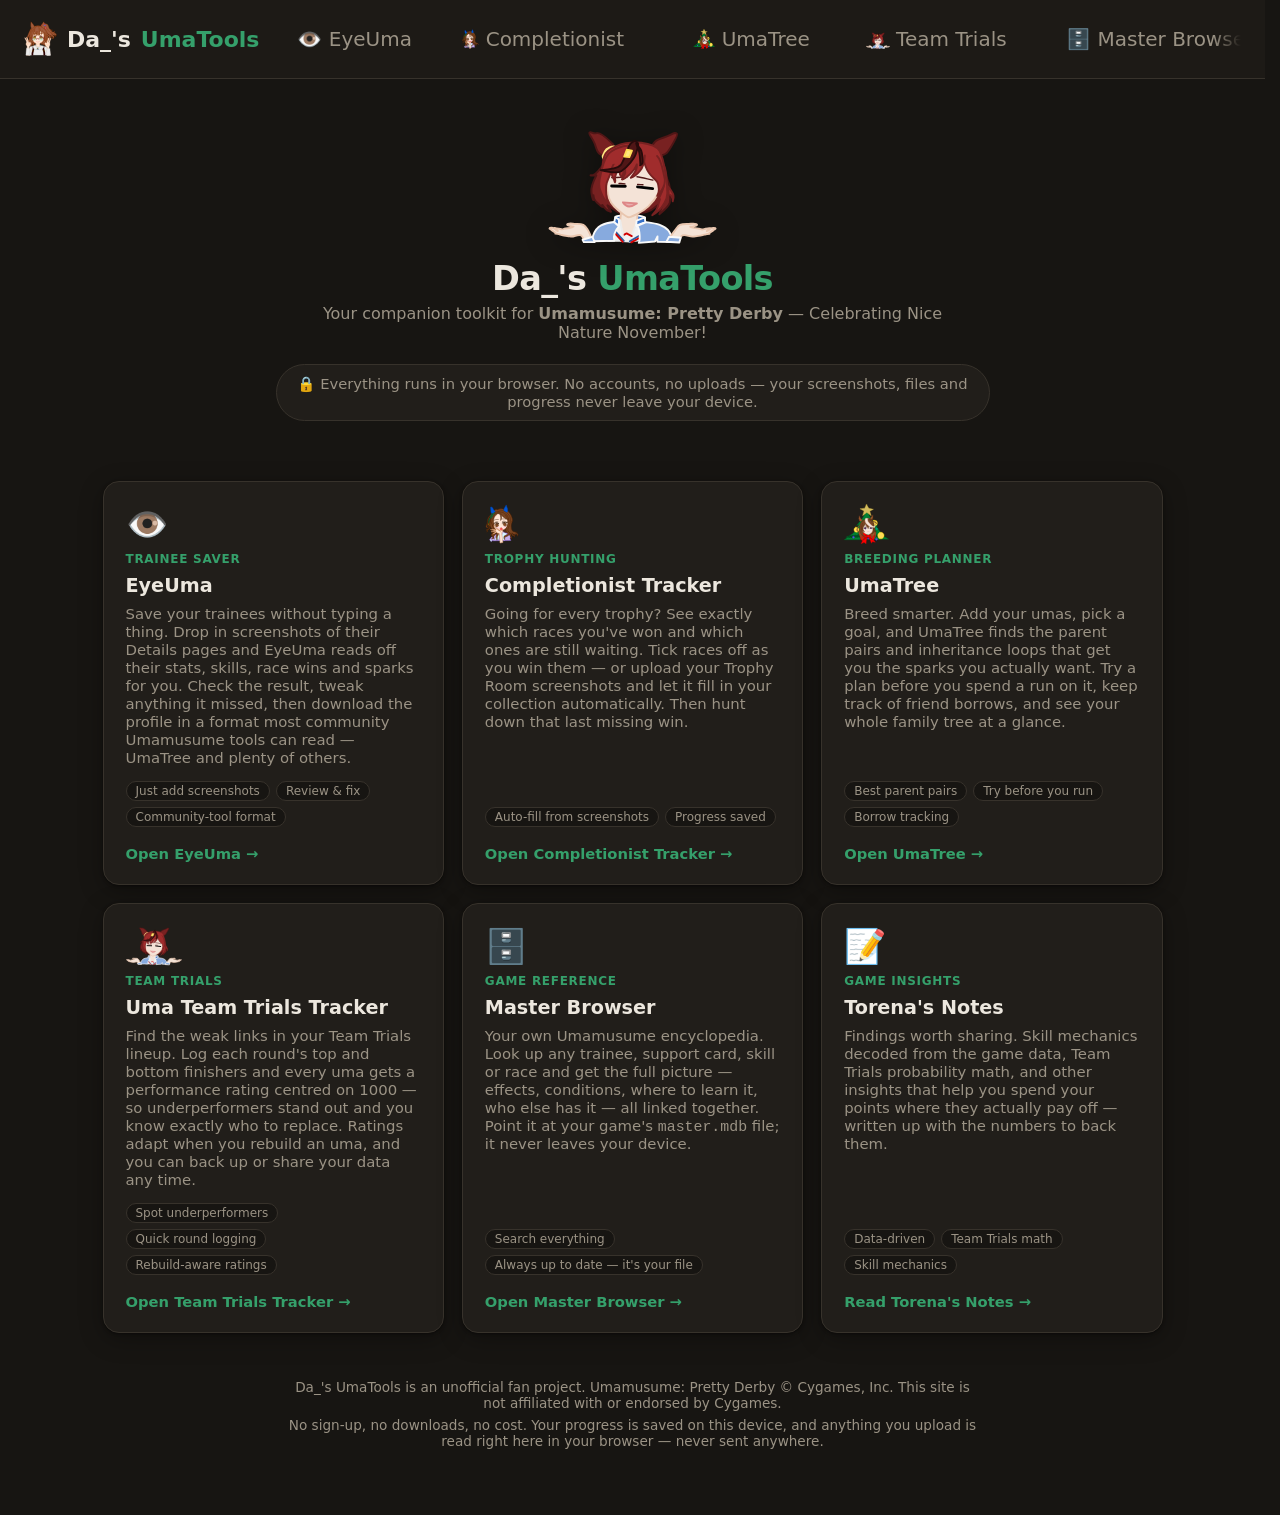
<file: index.html>
<!DOCTYPE html>
<html lang="en">
<head>
  <meta charset="utf-8">
  <meta name="viewport" content="width=device-width, initial-scale=1">
  <meta name="color-scheme" content="dark">
  <title>Da_'s UmaTools — Umamusume: Pretty Derby companion tools</title>
  <meta name="description" content="Your Umamusume: Pretty Derby companion — save trainees from screenshots, track every trophy, plan inheritance, spot underperforming Team Trials umas and look up anything in the game. Free, private, and right in your browser.">
  <link rel="icon" type="image/svg+xml" href="assets/machan_time.svg">
  <link rel="stylesheet" href="assets/theme.css">
  <script src="assets/nav.js" defer></script>
  <style>
    .wrap { max-width: 1060px; margin: 0 auto; padding: 0 20px 60px; }
    header.hero { text-align: center; padding: 48px 0 26px; }
    .hero .logo { display: flex; justify-content: center; line-height: 1; }
    .hero .logo img { height: 120px; width: auto; aspect-ratio: 89.35 / 63.61; filter: drop-shadow(0 4px 14px rgba(0,0,0,.35)); }
    .hero h1 { margin: 12px 0 6px; font-size: 2.1rem; letter-spacing: -.02em; }
    .hero h1 span { color: var(--ut-accent); }
    .hero p { margin: 0 auto; max-width: 620px; color: var(--ut-muted); }
    .privacy-banner {
      display: flex; gap: 10px; align-items: center; justify-content: center;
      margin: 22px auto 0; padding: 10px 16px; max-width: 680px;
      border: 1px solid var(--ut-line); border-radius: 999px; background: var(--ut-panel);
      font-size: .92rem; color: var(--ut-muted);
    }
    .grid { display: grid; grid-template-columns: repeat(auto-fill, minmax(310px, 1fr)); gap: 18px; margin-top: 34px; }
    a.card {
      display: flex; flex-direction: column; gap: 8px; padding: 22px;
      background: var(--ut-panel); border: 1px solid var(--ut-line); border-radius: 16px;
      box-shadow: var(--ut-shadow); text-decoration: none; color: inherit;
      transition: transform .12s ease, border-color .12s ease;
    }
    a.card:hover { transform: translateY(-3px); border-color: var(--ut-accent); }
    .card .icon { font-size: 34px; min-height: 40px; display: flex; align-items: center; }
    .card .icon img { height: 40px; width: auto; }
    .card h2 { margin: 0; font-size: 1.2rem; }
    .card .tag { font-size: .75rem; font-weight: 600; letter-spacing: .06em; text-transform: uppercase; color: var(--ut-accent); }
    .card p { margin: 0; color: var(--ut-muted); font-size: .93rem; flex: 1; }
    .card .meta { display: flex; flex-wrap: wrap; gap: 6px; margin-top: 6px; }
    .card .chip {
      font-size: .75rem; padding: 2px 9px; border-radius: 999px;
      border: 1px solid var(--ut-line); color: var(--ut-muted); background: var(--ut-bg);
    }
    .card .go { margin-top: 10px; font-weight: 600; color: var(--ut-accent); font-size: .92rem; }
    footer { margin-top: 46px; text-align: center; color: var(--ut-muted); font-size: .85rem; }
    footer p { max-width: 700px; margin: 6px auto; }
  </style>
</head>
<body>
  <div class="wrap">
    <header class="hero">
      <div class="logo"><img src="assets/nice-nature-clean.svg" alt="Nice Nature mascot"></div>
      <h1>Da_'s <span>UmaTools</span></h1>
      <p>Your companion toolkit for <b>Umamusume: Pretty Derby</b> — Celebrating Nice Nature November!</p>
      <div class="privacy-banner">🔒 Everything runs in your browser. No accounts, no uploads — your
        screenshots, files and progress never leave your device.</div>
    </header>

    <main class="grid">
      <a class="card" href="eyeuma/index.html">
        <div class="icon">👁️</div>
        <div class="tag">Trainee saver</div>
        <h2>EyeUma</h2>
        <p>Save your trainees without typing a thing. Drop in screenshots of their Details pages and
           EyeUma reads off their stats, skills, race wins and sparks for you. Check the result,
           tweak anything it missed, then download the profile in a format most community
           Umamusume tools can read — UmaTree and plenty of others.</p>
        <div class="meta"><span class="chip">Just add screenshots</span><span class="chip">Review &amp; fix</span><span class="chip">Community-tool format</span></div>
        <div class="go">Open EyeUma →</div>
      </a>

      <a class="card" href="completionist/index.html">
        <div class="icon"><img src="assets/KingHalo_channel_style.svg" alt="King Halo"></div>
        <div class="tag">Trophy hunting</div>
        <h2>Completionist Tracker</h2>
        <p>Going for every trophy? See exactly which races you've won and which ones are still
           waiting. Tick races off as you win them — or upload your Trophy Room screenshots and let
           it fill in your collection automatically. Then hunt down that last missing win.</p>
        <div class="meta"><span class="chip">Auto-fill from screenshots</span><span class="chip">Progress saved</span></div>
        <div class="go">Open Completionist Tracker →</div>
      </a>

      <a class="card" href="umatree/index.html">
        <div class="icon"><img src="assets/rudolf_tree_clean.svg" alt="Rudolf in a Xmas Tree Outfit"></div>
        <div class="tag">Breeding planner</div>
        <h2>UmaTree</h2>
        <p>Breed smarter. Add your umas, pick a goal, and UmaTree finds the parent pairs and
           inheritance loops that get you the sparks you actually want. Try a plan before you spend
           a run on it, keep track of friend borrows, and see your whole family tree at a glance.</p>
        <div class="meta"><span class="chip">Best parent pairs</span><span class="chip">Try before you run</span><span class="chip">Borrow tracking</span></div>
        <div class="go">Open UmaTree →</div>
      </a>

      <a class="card" href="tt-tracker/index.html">
        <div class="icon"><img src="assets/nice-nature-clean.svg" alt="Nice Nature"></div>
        <div class="tag">Team Trials</div>
        <h2>Uma Team Trials Tracker</h2>
        <p>Find the weak links in your Team Trials lineup. Log each round's top and bottom
           finishers and every uma gets a performance rating centred on 1000 — so underperformers
           stand out and you know exactly who to replace. Ratings adapt when you rebuild an uma,
           and you can back up or share your data any time.</p>
        <div class="meta"><span class="chip">Spot underperformers</span><span class="chip">Quick round logging</span><span class="chip">Rebuild-aware ratings</span></div>
        <div class="go">Open Team Trials Tracker →</div>
      </a>

      <a class="card" href="master-browser/index.html">
        <div class="icon">🗄️</div>
        <div class="tag">Game reference</div>
        <h2>Master Browser</h2>
        <p>Your own Umamusume encyclopedia. Look up any trainee, support card, skill or race and get
           the full picture — effects, conditions, where to learn it, who else has it — all linked
           together. Point it at your game's <code>master.mdb</code> file; it never leaves your
           device.</p>
        <div class="meta"><span class="chip">Search everything</span><span class="chip">Always up to date — it's your file</span></div>
        <div class="go">Open Master Browser →</div>
      </a>

      <a class="card" href="torena-notes/index.html">
        <div class="icon">📝</div>
        <div class="tag">Game insights</div>
        <h2>Torena's Notes</h2>
        <p>Findings worth sharing. Skill mechanics decoded from the game data, Team Trials
           probability math, and other insights that help you spend your points where they
           actually pay off — written up with the numbers to back them.</p>
        <div class="meta"><span class="chip">Data-driven</span><span class="chip">Team Trials math</span><span class="chip">Skill mechanics</span></div>
        <div class="go">Read Torena's Notes →</div>
      </a>
    </main>

    <footer>
      <p>Da_'s UmaTools is an unofficial fan project. Umamusume: Pretty Derby © Cygames, Inc.
         This site is not affiliated with or endorsed by Cygames.</p>
      <p>No sign-up, no downloads, no cost. Your progress is saved on this device, and anything you
         upload is read right here in your browser — never sent anywhere.</p>
    </footer>
  </div>
<!-- Cloudflare Web Analytics --><script type='module' src='https://static.cloudflareinsights.com/beacon.min.js' data-cf-beacon='{"token": "007766bc067245579bc3b3b8bd2df629"}'></script><!-- End Cloudflare Web Analytics -->
</body>
</html>
</file>
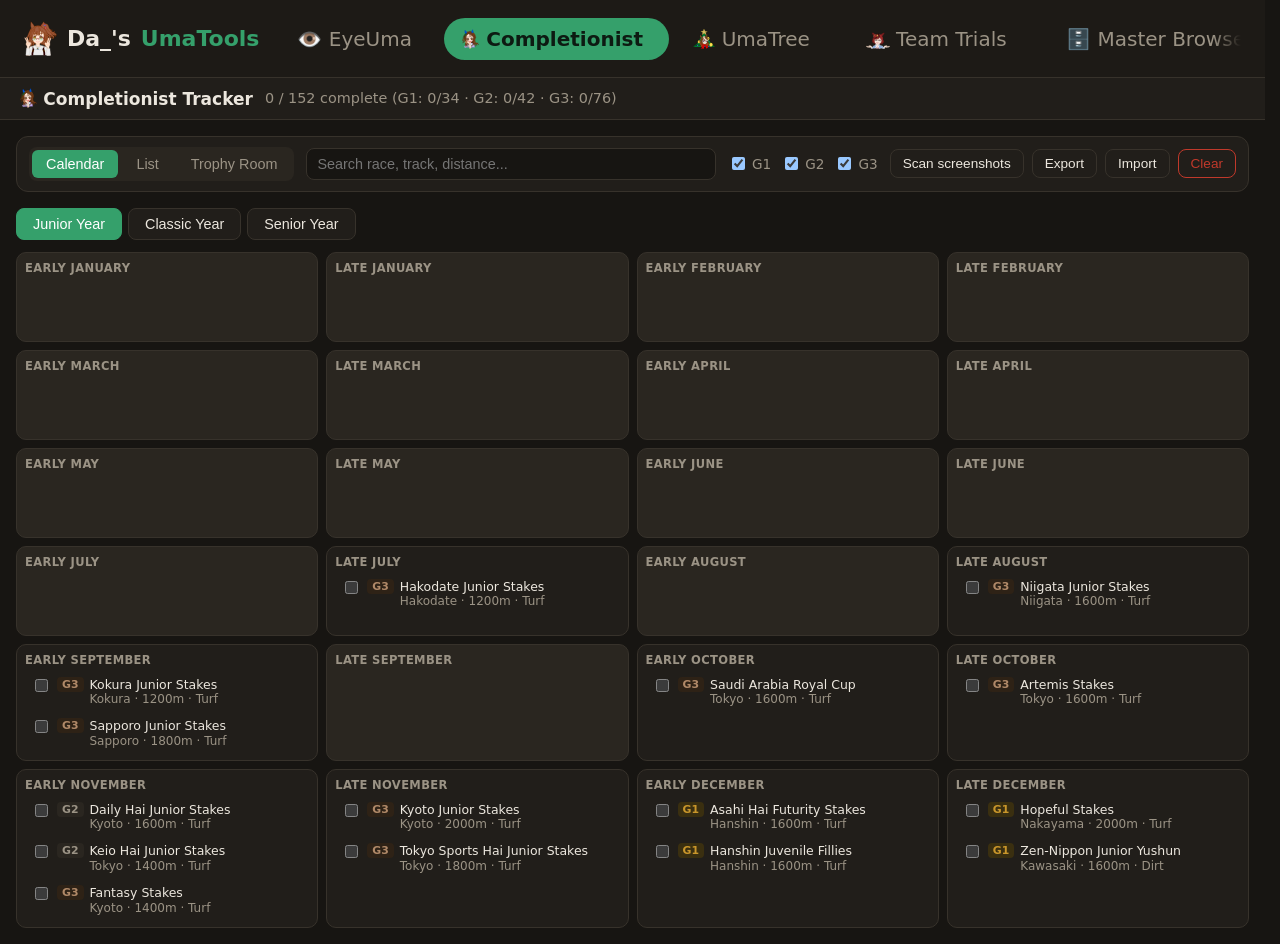
<file: completionist/index.html>
<!DOCTYPE html>
<html lang="en">
<head>
<meta charset="UTF-8" />
<meta name="viewport" content="width=device-width, initial-scale=1.0" />
<link rel="icon" type="image/svg+xml" href="../assets/KingHalo_channel_style.svg">
<title>Completionist Tracker — Da_'s UmaTools</title>
<link rel="stylesheet" href="styles.css" />
<link rel="stylesheet" href="../assets/theme.css">
<script src="../assets/nav.js" defer></script>
</head>
<body>
  <header class="app-header">
    <h1><img src="../assets/KingHalo_channel_style.svg" alt="" style="height:1.2em;width:auto;vertical-align:-.22em"> Completionist Tracker</h1>
    <div class="progress" id="progress">Loading races...</div>
  </header>

  <nav class="controls">
    <div class="view-toggle">
      <button class="view-btn active" data-view="calendar">Calendar</button>
      <button class="view-btn" data-view="list">List</button>
      <button class="view-btn" data-view="trophy">Trophy Room</button>
    </div>

    <div class="search-wrap">
      <input type="search" id="search-input" placeholder="Search race, track, distance..." />
    </div>

    <div class="filters" id="grade-filters">
      <label><input type="checkbox" class="grade-filter" value="G1" checked /> G1</label>
      <label><input type="checkbox" class="grade-filter" value="G2" checked /> G2</label>
      <label><input type="checkbox" class="grade-filter" value="G3" checked /> G3</label>
    </div>

    <div class="save-controls">
      <button id="scan-btn" title="Detect won trophies from in-game Trophy Room screenshots">Scan screenshots</button>
      <input type="file" id="scan-file" accept="image/*" multiple hidden />
      <button id="export-btn" title="Download your checklist as a JSON file">Export</button>
      <button id="import-btn" title="Load a previously exported checklist">Import</button>
      <input type="file" id="import-file" accept="application/json" hidden />
      <button id="clear-btn" class="danger" title="Uncheck every race">Clear</button>
    </div>
  </nav>

  <main id="app">
    <section id="calendar-view" class="view-panel">
      <div class="year-tabs" id="year-tabs">
        <button class="year-tab active" data-year="1">Junior Year</button>
        <button class="year-tab" data-year="2">Classic Year</button>
        <button class="year-tab" data-year="3">Senior Year</button>
      </div>
      <div class="calendar-grid" id="calendar-grid"></div>
    </section>

    <section id="list-view" class="view-panel hidden">
      <div class="list-container" id="list-container"></div>
    </section>

    <section id="trophy-view" class="view-panel hidden">
      <div class="trophy-tabs" id="trophy-tabs">
        <button class="trophy-tab active" data-grade="G1">G1</button>
        <button class="trophy-tab" data-grade="G2">G2</button>
        <button class="trophy-tab" data-grade="G3">G3</button>
      </div>
      <div class="trophy-pager">
        <button id="trophy-prev" class="page-nav-btn" aria-label="Previous page">&larr;</button>
        <span class="trophy-page-label" id="trophy-page-label"></span>
        <button id="trophy-next" class="page-nav-btn" aria-label="Next page">&rarr;</button>
      </div>
      <div class="trophy-page" id="trophy-page"></div>
    </section>
  </main>

  <div class="celebration-overlay hidden" id="celebration-overlay">
    <div class="celebration-banner">🏆 Trophy Room Complete! 🏆</div>
  </div>

  <dialog class="scan-dialog" id="scan-dialog">
    <div class="scan-head">
      <h2>Import from screenshots</h2>
      <button type="button" class="scan-close" id="scan-close" aria-label="Close">&times;</button>
    </div>
    <p class="scan-hint">
      Take a screenshot of each Trophy Room page in the game (keep the row of
      page dots under the shelves visible). Images are processed on this
      device only. Click a trophy below to correct a detection.
    </p>
    <div class="scan-results" id="scan-results"></div>
    <div class="scan-foot">
      <span class="scan-summary" id="scan-summary"></span>
      <label class="scan-option">
        <input type="checkbox" id="scan-uncheck" />
        Also uncheck trophies shown as not won
      </label>
      <button type="button" id="scan-more">Add more</button>
      <button type="button" class="primary" id="scan-apply">Apply</button>
    </div>
  </dialog>

  <script src="trophy-cv.js"></script>
  <script src="scan-ui.js"></script>
  <script src="app.js"></script>
<!-- Cloudflare Web Analytics --><script type='module' src='https://static.cloudflareinsights.com/beacon.min.js' data-cf-beacon='{"token": "007766bc067245579bc3b3b8bd2df629"}'></script><!-- End Cloudflare Web Analytics -->
</body>
</html>
</file>
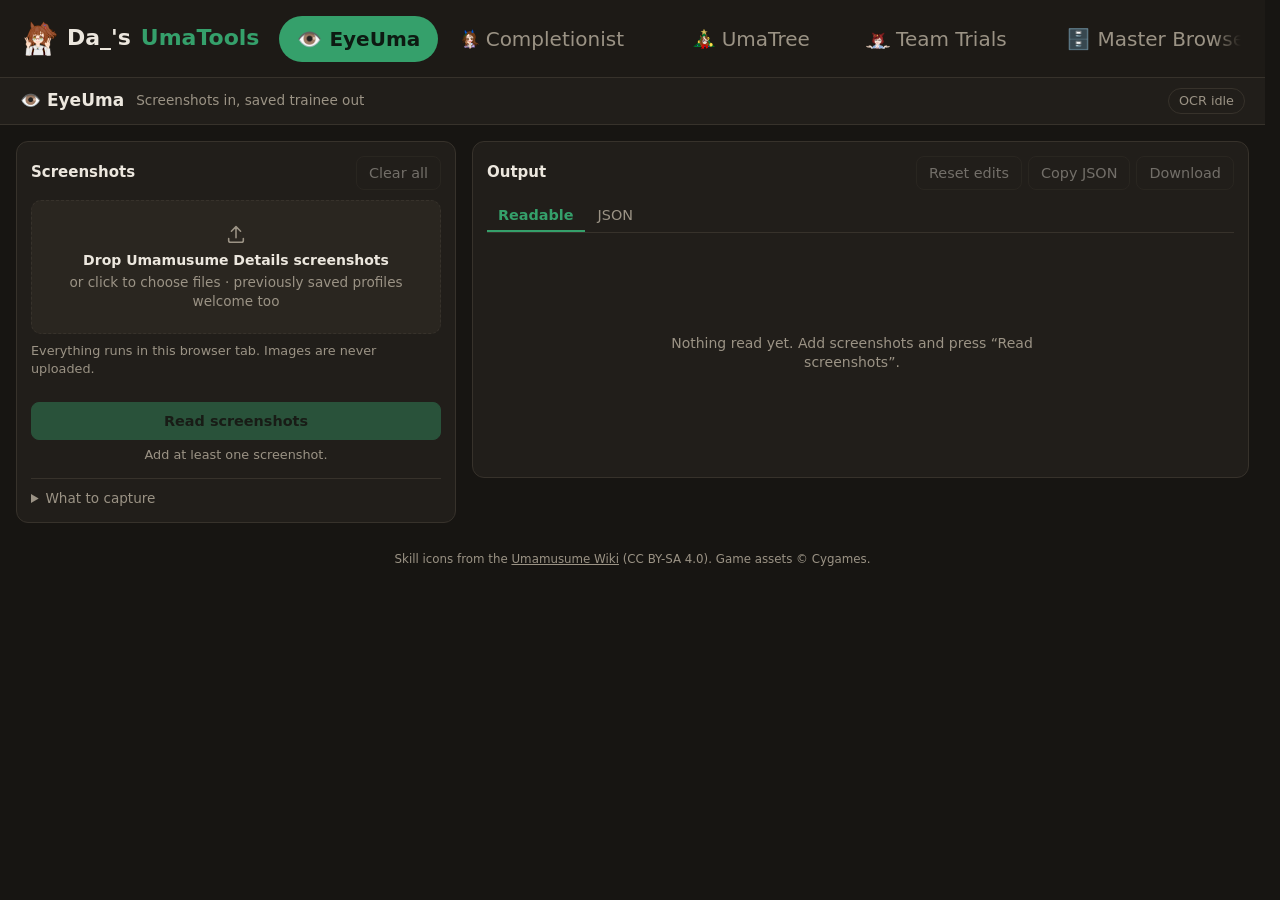
<file: eyeuma/index.html>
<!doctype html>
<html lang="en">
<head>
  <meta charset="utf-8">
  <meta name="viewport" content="width=device-width, initial-scale=1">
  <meta name="color-scheme" content="dark">
  <title>EyeUma — Da_'s UmaTools</title>
  <link rel="icon" href="data:image/svg+xml,%3Csvg xmlns='http://www.w3.org/2000/svg' viewBox='0 0 32 32'%3E%3Crect width='32' height='32' rx='8' fill='%231d7a4c'/%3E%3Cpath d='M6 16s4-6 10-6 10 6 10 6-4 6-10 6S6 16 6 16z' fill='none' stroke='white' stroke-width='2'/%3E%3Ccircle cx='16' cy='16' r='3' fill='white'/%3E%3C/svg%3E">
  <link rel="stylesheet" href="styles.css">
  <link rel="stylesheet" href="../assets/theme.css">
  <script src="../assets/nav.js" defer></script>
</head>
<body>
  <header class="app-header">
    <h1>👁️ EyeUma</h1>
    <span class="subtitle">Screenshots in, saved trainee out</span>
    <span id="engine" class="pill" data-state="idle">OCR idle</span>
  </header>

  <main class="layout">
    <section class="panel">
      <div class="panel-head">
        <h2>Screenshots</h2>
        <button id="clear" class="ghost" type="button" disabled>Clear all</button>
      </div>

      <div id="dropzone" class="dropzone" tabindex="0" role="button" aria-label="Add screenshots">
        <svg viewBox="0 0 24 24" aria-hidden="true"><path d="M12 16V4m0 0L7 9m5-5 5 5M4 17v2a2 2 0 0 0 2 2h12a2 2 0 0 0 2-2v-2"/></svg>
        <strong>Drop Umamusume Details screenshots</strong>
        <span>or click to choose files · previously saved profiles welcome too</span>
        <input id="files" type="file" accept="image/*,application/json,.json" multiple hidden>
      </div>

      <p class="privacy">Everything runs in this browser tab. Images are never uploaded.</p>

      <ul id="file-list" class="file-list" aria-live="polite"></ul>

      <div class="run-row">
        <button id="run" class="primary" type="button" disabled>Read screenshots</button>
        <span id="run-hint" class="hint">Add at least one screenshot.</span>
      </div>

      <details class="tips">
        <summary>What to capture</summary>
        <ul>
          <li><b>Header</b> — capture one screenshot with the rating, stats and aptitudes visible. It appears on every page, so any screenshot works.</li>
          <li><b>Skills tab</b> — scroll the list and capture every screen; overlaps are de-duplicated.</li>
          <li><b>Career Info</b> — the summary block at the top (fans, wins, scenario, date), then scroll the race history and capture each screen.</li>
          <li><b>Inspiration tab</b> — capture the Sparks grid and scroll through both parents; overlaps are de-duplicated. Drop a previously generated parent JSON to fill a slot with its full data (confirmed by its green spark).</li>
        </ul>
      </details>
    </section>

    <section class="panel output">
      <div class="panel-head">
        <h2>Output</h2>
        <div class="output-actions">
          <button id="reset" class="ghost" type="button" disabled>Reset edits</button>
          <button id="copy" class="ghost" type="button" disabled>Copy JSON</button>
          <button id="download" class="ghost" type="button" disabled>Download</button>
        </div>
      </div>

      <div id="log" class="log" hidden></div>
      <button id="review-open" class="review-open" type="button" hidden>Needs review</button>
      <div id="warnings" class="warnings" aria-live="polite" hidden></div>

      <div class="view-tabs" role="tablist" aria-label="Output view">
        <button id="view-readable" class="tab" type="button" role="tab" aria-selected="true" aria-controls="readable">Readable</button>
        <button id="view-json" class="tab" type="button" role="tab" aria-selected="false" aria-controls="json">JSON</button>
      </div>

      <div id="readable" class="readable" role="tabpanel" aria-labelledby="view-readable">
        <p class="placeholder">Nothing read yet. Add screenshots and press “Read screenshots”.</p>
      </div>
      <pre id="json" class="json" role="tabpanel" aria-labelledby="view-json" aria-live="polite" hidden>Nothing read yet. Add screenshots and press “Read screenshots”.</pre>
    </section>
  </main>

  <dialog id="review-modal" class="review-modal" aria-labelledby="review-modal-title">
    <div class="review-modal-head">
      <h2 id="review-modal-title">Needs review <span id="review-count" class="count"></span></h2>
      <button id="review-close" class="ghost" type="button" aria-label="Close review window">×</button>
    </div>
    <div id="reviews" class="reviews"></div>
  </dialog>

  <footer class="credit">
    Skill icons from the <a href="https://umamusume.fandom.com/wiki/Game:List_of_Skills" target="_blank" rel="noreferrer">Umamusume Wiki</a> (CC BY-SA 4.0). Game assets © Cygames.
  </footer>

  <script type="module" src="app.js"></script>
<!-- Cloudflare Web Analytics --><script type='module' src='https://static.cloudflareinsights.com/beacon.min.js' data-cf-beacon='{"token": "007766bc067245579bc3b3b8bd2df629"}'></script><!-- End Cloudflare Web Analytics -->
</body>
</html>
</file>
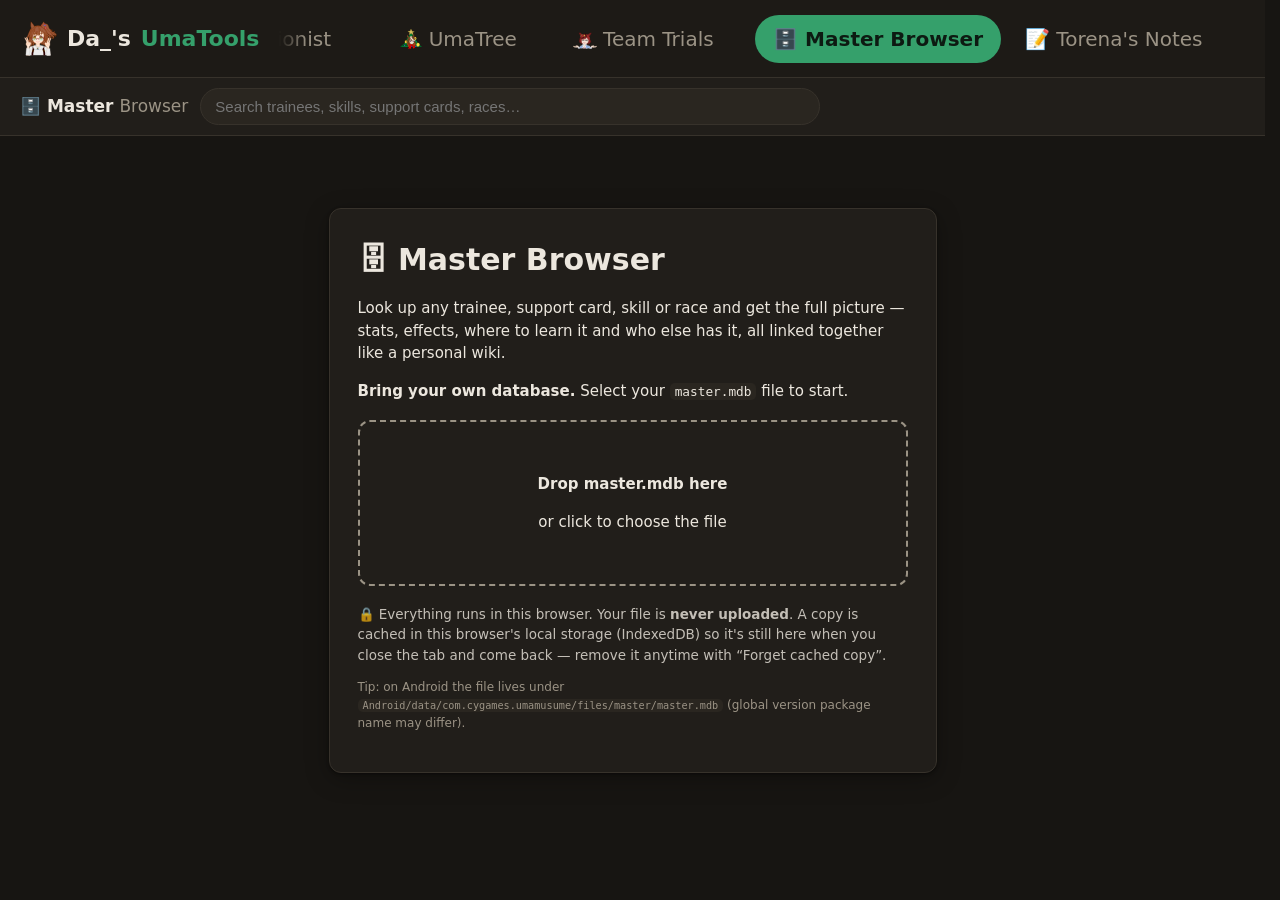
<file: master-browser/index.html>
<!DOCTYPE html>
<html lang="en">
<head>
  <meta charset="UTF-8">
  <meta name="viewport" content="width=device-width, initial-scale=1.0">
  <title>Master Browser — Da_'s UmaTools</title>
  <link rel="stylesheet" href="style.css">
  <link rel="stylesheet" href="../assets/theme.css">
  <script src="../assets/nav.js" defer></script>
  <link rel="icon" href="data:image/svg+xml,<svg xmlns='http://www.w3.org/2000/svg' viewBox='0 0 100 100'><text y='.9em' font-size='90'>🏇</text></svg>">
  <style>
    [hidden] { display: none !important; }
    #load-gate { max-width: 640px; margin: 8vh auto; padding: 0 16px; }
    #load-gate .gate-panel { padding: 28px; }
    #load-gate h1 { margin: 0 0 8px; }
    #load-gate .drop { border: 2px dashed var(--ut-muted); border-radius: 12px; padding: 36px 20px; text-align: center; margin: 18px 0; cursor: pointer; }
    #load-gate .drop.dragover { border-color: var(--ut-accent); background: rgba(53,160,107,.08); }
    #load-gate .privacy { font-size: .9em; opacity: .8; }
    #load-gate .gate-error { color: var(--ut-danger); margin-top: 10px; white-space: pre-wrap; }
    #load-gate .gate-status { margin-top: 10px; }
    #db-bar { display: flex; gap: 8px; align-items: center; margin-left: auto; font-size: .85em; }
    #db-bar button { cursor: pointer; }
    #db-name { max-width: 220px; overflow: hidden; text-overflow: ellipsis; white-space: nowrap; opacity: .8; }
    #db-meta { max-width: 360px; overflow: hidden; text-overflow: ellipsis; white-space: nowrap; opacity: .6; }
    #gate-cached { margin-top: 14px; padding: 12px 14px; border: 1px solid var(--ut-muted); border-radius: 10px; }
    #gate-cached p { margin: 0 0 8px; }
    #gate-cached button { cursor: pointer; margin-right: 8px; }
  </style>
</head>
<body>
  <header id="topbar">
    <a class="brand" href="#/">🗄️ Master <span>Browser</span></a>
    <div class="global-search">
      <input id="global-search" type="search" placeholder="Search trainees, skills, support cards, races…" autocomplete="off">
      <div id="search-suggest" class="suggest hidden"></div>
    </div>
    <div id="db-bar" hidden>
      <span id="db-name"></span>
      <span id="db-meta"></span>
      <button id="db-change" class="tab" type="button">Load another file</button>
    </div>
  </header>

  <div id="load-gate">
    <div class="gate-panel panel">
      <h1>🗄 Master Browser</h1>
      <p>Look up any trainee, support card, skill or race and get the full picture — stats, effects,
         where to learn it and who else has it, all linked together like a personal wiki.</p>
      <p><b>Bring your own database.</b> Select your <code>master.mdb</code> file to start.</p>
      <div class="drop" id="gate-drop" tabindex="0" role="button" aria-label="Choose master.mdb">
        <p><b>Drop master.mdb here</b></p>
        <p>or click to choose the file</p>
        <input type="file" id="gate-file" accept=".mdb,application/octet-stream" hidden>
      </div>
      <p class="privacy">🔒 Everything runs in this browser. Your file is <b>never uploaded</b>. A copy is
        cached in this browser's local storage (IndexedDB) so it's still here when you close the tab and
        come back — remove it anytime with “Forget cached copy”.</p>
      <div id="gate-cached" hidden>
        <p class="small" id="gate-cached-info"></p>
        <button id="gate-use-cached" class="tab" type="button">Use cached copy</button>
        <button id="gate-forget" class="tab" type="button">Forget cached copy</button>
      </div>
      <div class="gate-status" id="gate-status"></div>
      <div class="gate-error" id="gate-error"></div>
      <p class="small muted">Tip: on Android the file lives under
        <code>Android/data/com.cygames.umamusume/files/master/master.mdb</code> (global version package name may differ).</p>
    </div>
  </div>

  <div id="layout" hidden>
    <nav id="sidebar">
      <div class="nav-group">
        <div class="nav-title">Browse</div>
        <a href="#/" data-nav="home">🏠 Home</a>
        <a href="#/trainees" data-nav="trainees">🎀 Trainees</a>
        <a href="#/characters" data-nav="characters">👤 Characters</a>
        <a href="#/support-cards" data-nav="support-cards">🃏 Support Cards</a>
        <a href="#/skills" data-nav="skills">✨ Skills</a>
        <a href="#/races" data-nav="races">🏁 Races</a>
        <a href="#/items" data-nav="items">🎒 Items</a>
        <a href="#/npcs" data-nav="npcs">🏇 NPC Racers</a>
        <a href="#/tt-builds" data-nav="tt-builds">🤖 Team Trials Builds</a>
      </div>
      <div class="nav-group">
        <div class="nav-title">More Content</div>
        <a href="#/g/racecourses" data-nav="g-racecourses">🏟️ Racecourses</a>
        <a href="#/g/scenarios" data-nav="g-scenarios">📖 Scenarios</a>
        <a href="#/g/succession-factors" data-nav="g-succession-factors">🧬 Succession Factors</a>
        <a href="#/g/gacha" data-nav="g-gacha">🎰 Gacha Banners</a>
        <a href="#/g/songs" data-nav="g-songs">🎵 Songs</a>
        <a href="#/g/lives" data-nav="g-lives">🎤 Lives</a>
        <a href="#/g/dresses" data-nav="g-dresses">👗 Costumes</a>
        <a href="#/g/mobs" data-nav="g-mobs">👥 Mob Characters</a>
        <a href="#/g/story-events" data-nav="g-story-events">🎪 Story Events</a>
        <a href="#/g/main-story" data-nav="g-main-story">📚 Main Story</a>
        <a href="#/g/chara-stories" data-nav="g-chara-stories">💬 Character Stories</a>
        <a href="#/g/missions" data-nav="g-missions">📋 Missions</a>
        <a href="#/g/trainings" data-nav="g-trainings">🏋️ Training</a>
        <a href="#/g/nicknames" data-nav="g-nicknames">🏷️ Titles</a>
        <a href="#/g/honors" data-nav="g-honors">🎖️ Honors</a>
        <a href="#/g/item-exchanges" data-nav="g-item-exchanges">🛒 Shop Exchanges</a>
      </div>
      <div class="nav-group">
        <div class="nav-title">Database</div>
        <a href="#/catalog" data-nav="catalog">🗂️ Table Catalog</a>
        <a href="#/tables" data-nav="tables">🗄 Raw Tables</a>
      </div>
      <div class="nav-note">Data: your <code>master.mdb</code>, parsed locally.<br>Labels are best-effort community datamine knowledge.</div>
    </nav>
    <main id="content"><div class="loading">Loading…</div></main>
  </div>
  <script src="vendor/sql-wasm.js"></script>
  <script src="data.js"></script>
  <script src="wiki.js"></script>
  <script src="app.js"></script>
<!-- Cloudflare Web Analytics --><script type='module' src='https://static.cloudflareinsights.com/beacon.min.js' data-cf-beacon='{"token": "007766bc067245579bc3b3b8bd2df629"}'></script><!-- End Cloudflare Web Analytics -->
</body>
</html>
</file>
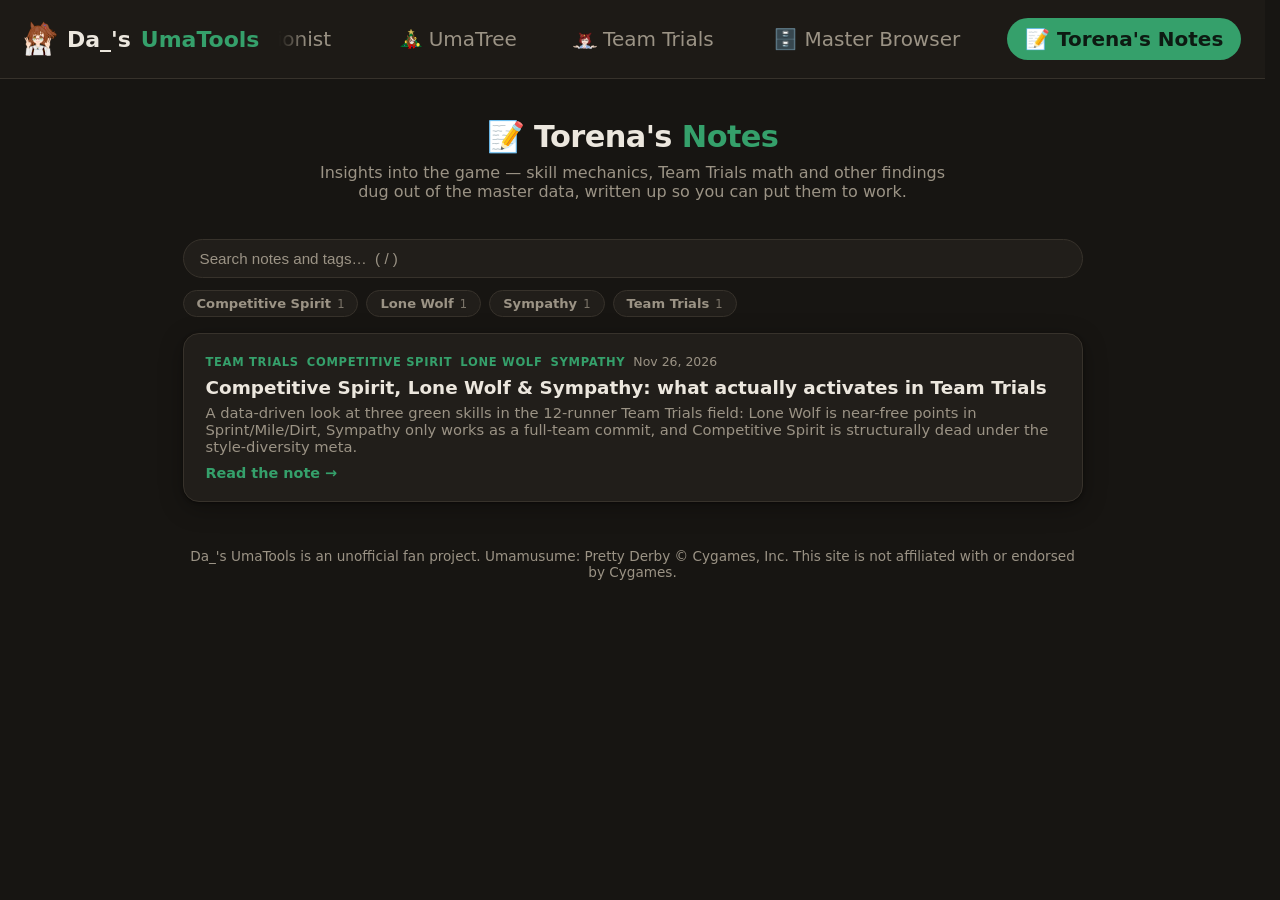
<file: torena-notes/index.html>
<!DOCTYPE html>
<html lang="en">
<head>
<meta charset="utf-8">
<meta name="viewport" content="width=device-width, initial-scale=1">
<meta name="color-scheme" content="dark">
<link rel="icon" href="data:image/svg+xml,<svg xmlns='http://www.w3.org/2000/svg' viewBox='0 0 100 100'><text y='.9em' font-size='90'>📝</text></svg>">
<title>Torena's Notes — Da_'s UmaTools</title>
<meta name="description" content="Insights into Umamusume: Pretty Derby — skill mechanics, Team Trials math and other findings dug out of the game data.">
<link rel="stylesheet" href="../assets/theme.css">
<script src="../assets/nav.js" defer></script>
<script src="app.js" defer></script>
<style>
  .wrap { max-width: 900px; margin: 0 auto; padding: 0 20px 60px; }
  header.hero { text-align: center; padding: 40px 0 10px; }
  header.hero h1 { margin: 0 0 8px; font-size: 1.9rem; letter-spacing: -.02em; }
  header.hero h1 span { color: var(--ut-accent); }
  header.hero p { margin: 0 auto; max-width: 640px; color: var(--ut-muted); }

  /* ---- Note list: search + tag filters ---- */
  .toolbar { margin-top: 28px; display: grid; gap: 12px; }
  #note-search {
    width: 100%; box-sizing: border-box;
    padding: 10px 16px; font-size: .95rem;
    color: var(--ut-ink); background: var(--ut-panel);
    border: 1px solid var(--ut-line); border-radius: 999px;
  }
  #note-search::placeholder { color: var(--ut-muted); }
  #note-search:focus { outline: 2px solid var(--ut-accent); outline-offset: 1px; }
  .tag-chips { display: flex; flex-wrap: wrap; gap: 8px; }
  .tag-chip {
    display: inline-flex; align-items: center; gap: 6px;
    padding: 5px 13px; border-radius: 999px; cursor: pointer;
    font-size: .82rem; font-weight: 600; font-family: inherit;
    color: var(--ut-muted); background: var(--ut-panel);
    border: 1px solid var(--ut-line);
    transition: border-color .12s ease, color .12s ease, background .12s ease;
  }
  .tag-chip:hover { color: var(--ut-ink); border-color: var(--ut-accent); }
  .tag-chip.active { color: var(--ut-accent-ink); background: var(--ut-accent); border-color: var(--ut-accent); }
  .tag-chip .count { font-size: .72rem; font-weight: 500; opacity: .75; }
  .tag-chip.more { border-style: dashed; font-weight: 500; }
  .list-status { margin-top: 14px; font-size: .82rem; color: var(--ut-muted); }
  .list-status:empty { display: none; }
  .status a { color: var(--ut-accent); }

  /* ---- Note list ---- */
  .notes-list { display: grid; gap: 16px; margin-top: 16px; }
  a.note-card {
    display: block; padding: 20px 22px;
    background: var(--ut-panel); border: 1px solid var(--ut-line); border-radius: 16px;
    box-shadow: var(--ut-shadow); text-decoration: none; color: inherit;
    transition: transform .12s ease, border-color .12s ease;
  }
  a.note-card:hover { transform: translateY(-2px); border-color: var(--ut-accent); }
  .note-card .meta { display: flex; flex-wrap: wrap; gap: 8px; align-items: center; margin-bottom: 8px; }
  .note-card .tag {
    font-size: .72rem; font-weight: 600; letter-spacing: .06em; text-transform: uppercase;
    color: var(--ut-accent);
  }
  .note-card .date { font-size: .78rem; color: var(--ut-muted); }
  .note-card h2 { margin: 0 0 6px; font-size: 1.15rem; }
  .note-card p { margin: 0; color: var(--ut-muted); font-size: .92rem; }
  .note-card .go { margin-top: 10px; font-weight: 600; color: var(--ut-accent); font-size: .9rem; }

  /* ---- Article ---- */
  .back { display: inline-block; margin: 26px 0 4px; color: var(--ut-accent); text-decoration: none; font-weight: 600; font-size: .92rem; }
  .back:hover { text-decoration: underline; }
  .article-meta { display: flex; flex-wrap: wrap; gap: 10px; align-items: center; margin: 8px 0 2px; font-size: .8rem; color: var(--ut-muted); }
  .article-meta .tag { font-weight: 600; letter-spacing: .06em; text-transform: uppercase; color: var(--ut-accent); font-size: .72rem; }
  .article-meta a.tag { text-decoration: none; cursor: pointer; }
  .article-meta a.tag:hover { text-decoration: underline; }
  article.note {
    margin-top: 10px; padding: 26px 30px 34px;
    background: var(--ut-panel); border: 1px solid var(--ut-line); border-radius: 16px;
    box-shadow: var(--ut-shadow);
    line-height: 1.65; font-size: .97rem;
  }
  article.note h1 { font-size: 1.55rem; line-height: 1.3; margin: 0 0 14px; letter-spacing: -.01em; }
  article.note h2 { font-size: 1.22rem; margin: 30px 0 10px; padding-bottom: 6px; border-bottom: 1px solid var(--ut-line); }
  article.note h3 { font-size: 1.04rem; margin: 22px 0 8px; color: var(--ut-ink); }
  article.note p { margin: 10px 0; }
  article.note ul, article.note ol { margin: 10px 0; padding-left: 26px; }
  article.note li { margin: 5px 0; }
  article.note li > ul, article.note li > ol { margin: 4px 0; }
  article.note code {
    background: var(--ut-panel2); border: 1px solid var(--ut-line); border-radius: 6px;
    padding: 1px 6px; font-size: .85em; font-family: ui-monospace, Consolas, monospace;
  }
  article.note strong { color: var(--ut-ink); }
  article.note .tbl-scroll { overflow-x: auto; margin: 14px 0; }
  article.note table { border-collapse: collapse; width: 100%; font-size: .88rem; }
  article.note th, article.note td { border: 1px solid var(--ut-line); padding: 7px 11px; text-align: left; vertical-align: top; }
  article.note th { background: var(--ut-panel2); font-weight: 600; white-space: nowrap; }
  article.note tbody tr:nth-child(even) { background: rgba(255,255,255,.02); }
  article.note hr { border: 0; border-top: 1px solid var(--ut-line); margin: 26px 0; }
  .status { margin-top: 30px; color: var(--ut-muted); text-align: center; }
  footer { margin-top: 46px; text-align: center; color: var(--ut-muted); font-size: .85rem; }
  @media (max-width: 640px) {
    article.note { padding: 18px 16px 24px; }
  }
</style>
</head>
<body>
  <div class="wrap">
    <header class="hero" id="hero">
      <h1>📝 Torena's <span>Notes</span></h1>
      <p>Insights into the game — skill mechanics, Team Trials math and other findings
         dug out of the master data, written up so you can put them to work.</p>
    </header>
    <main id="app"><p class="status">Loading notes…</p></main>
    <footer>
      <p>Da_'s UmaTools is an unofficial fan project. Umamusume: Pretty Derby © Cygames, Inc.
         This site is not affiliated with or endorsed by Cygames.</p>
    </footer>
  </div>
<!-- Cloudflare Web Analytics --><script type='module' src='https://static.cloudflareinsights.com/beacon.min.js' data-cf-beacon='{"token": "007766bc067245579bc3b3b8bd2df629"}'></script><!-- End Cloudflare Web Analytics -->
</body>
</html>
</file>
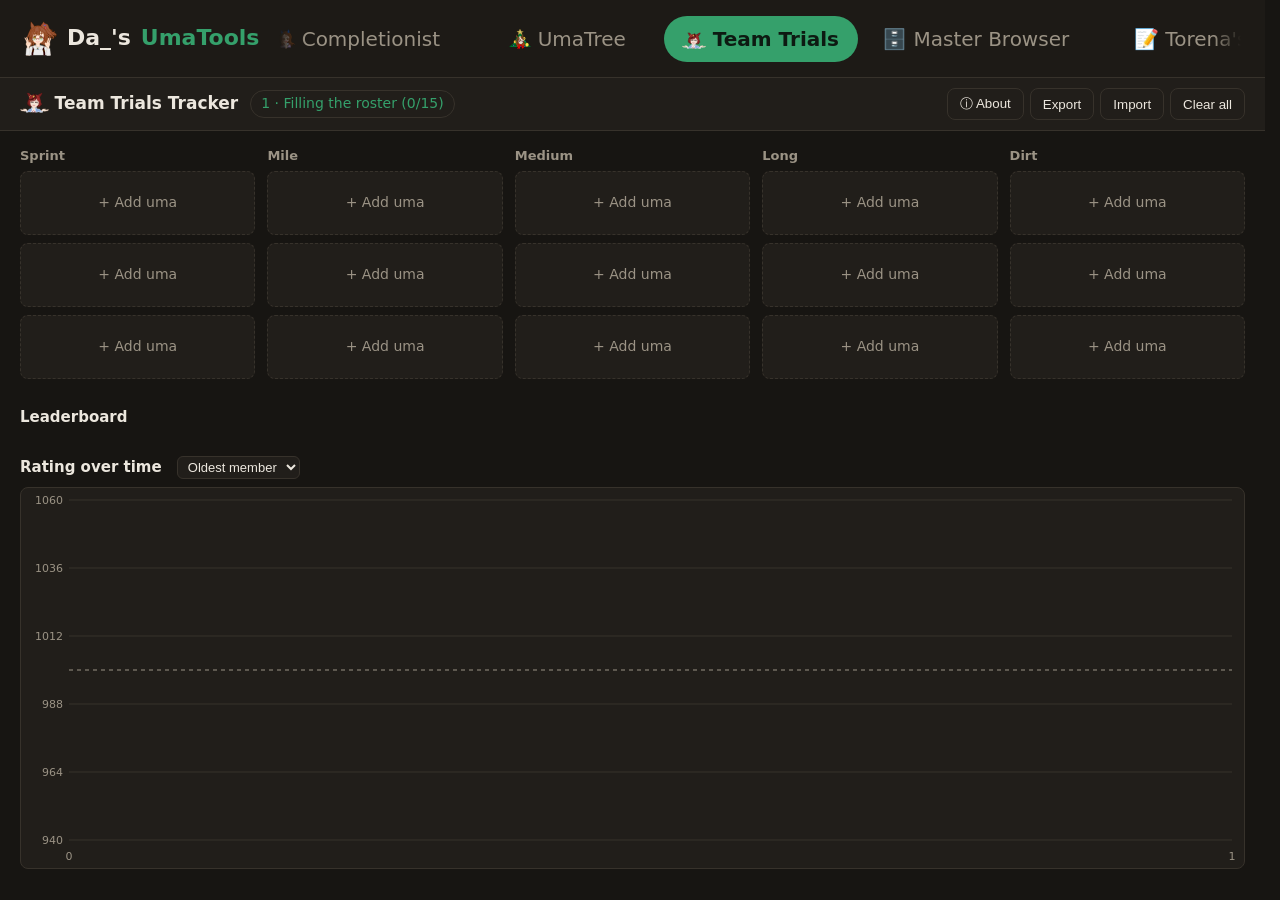
<file: tt-tracker/index.html>
<!doctype html>
<html lang="en">
<head>
<meta charset="utf-8">
<meta name="viewport" content="width=device-width, initial-scale=1">
<link rel="icon" type="image/svg+xml" href="../assets/nice-nature-clean.svg">
<title>Team Trials Tracker — Da_'s UmaTools</title>
<link rel="stylesheet" href="style.css?v=1790780938">
<link rel="stylesheet" href="../assets/theme.css">
<script src="../assets/nav.js" defer></script>
</head>
<body>
<header>
  <h1><img src="../assets/nice-nature-clean.svg" alt="" style="height:1.2em;width:auto;vertical-align:-.22em"> Team Trials Tracker</h1>
  <div id="phase" class="phase"></div>
  <div id="save-status" class="save-status"></div>
  <div class="actions">
    <button id="about-btn" title="How the rating works">ⓘ About</button>
    <button id="export">Export</button>
    <button id="import">Import</button>
    <button id="reset-all" class="danger">Clear all</button>
    <input type="file" id="import-file" accept=".json" hidden>
  </div>
</header>

<main>
  <section id="roster"></section>

  <section id="round" hidden>
    <h2 id="round-title"></h2>
    <p class="hint" id="round-hint"></p>
    <button id="back">Back</button>
    <button id="next" class="primary"></button>
    <button id="clear-picks">Clear picks</button>
  </section>

  <section id="board-wrap">
    <h2>Leaderboard</h2>
    <ol id="board"></ol>
  </section>

  <section>
    <h2>Rating over time
      <select id="range" title="How much history the chart shows">
        <option value="25">25 rounds</option>
        <option value="50">50 rounds</option>
        <option value="100">100 rounds</option>
        <option value="oldest" selected>Oldest member</option>
        <!-- <option value="all">All time</option> -->
      </select>
    </h2>
    <div id="chart-wrap"><svg id="chart"></svg><div id="tip" hidden></div></div>
    <div id="legend"></div>
  </section>
</main>

<dialog id="picker">
  <form method="dialog">
    <h3 id="picker-title"></h3>
    <input id="search" type="search" placeholder="Search uma…" autocomplete="off">
    <div id="grid"></div>
    <div class="dlg-actions"><button value="cancel">Cancel</button></div>
  </form>
</dialog>

<dialog id="about">
  <form method="dialog">
    <div id="about-body">Loading…</div>
    <div class="dlg-actions"><button value="close">Close</button></div>
  </form>
</dialog>

<script src="umas.js?v=1790780938"></script>
<script src="rating.js?v=1790780938"></script>
<script src="app.js?v=1790780938"></script>
<!-- Cloudflare Web Analytics --><script type='module' src='https://static.cloudflareinsights.com/beacon.min.js' data-cf-beacon='{"token": "007766bc067245579bc3b3b8bd2df629"}'></script><!-- End Cloudflare Web Analytics -->
</body>
</html>
</file>
<file: assets/theme.css>
/* ============================================================
   Da_'s UmaTools — shared design system
   Loaded AFTER each tool's own stylesheet; remaps every tool's
   CSS variables onto one warm-dark palette with a green accent,
   and styles the shared navbar injected by assets/nav.js.
   ============================================================ */

:root {
  color-scheme: dark;

  /* Unified tokens */
  --ut-bg: #171512;
  --ut-panel: #211e1a;
  --ut-panel2: #2a2620;
  --ut-line: #37322b;
  --ut-ink: #ece7de;
  --ut-muted: #9b9385;
  --ut-accent: #35a06b;
  --ut-accent-strong: #2c8a5b;
  --ut-accent-ink: #0d1a12;
  --ut-danger: #ef6b6b;
  --ut-warn: #e2c46a;
  --ut-ok: #6cd98b;
  --ut-radius: 12px;
  --ut-nav-h: 78px;    /* sticky offsets everywhere read this variable */
  --ut-shadow: 0 1px 3px rgba(0, 0, 0, .4), 0 6px 24px rgba(0, 0, 0, .3);

  /* ---- Map every tool's variable names onto the tokens ---- */
  --bg: var(--ut-bg);
  --panel: var(--ut-panel);
  --panel2: var(--ut-panel2);
  --card: var(--ut-panel);
  --border: var(--ut-line);
  --line: var(--ut-line);
  --text: var(--ut-ink);
  --ink: var(--ut-ink);
  --text-dim: var(--ut-muted);
  --dim: var(--ut-muted);
  --muted: var(--ut-muted);
  --mute: var(--ut-muted);
  --accent: var(--ut-accent);
  --acc: var(--ut-accent);
  --accent-ink: var(--ut-accent-ink);
  --brand: var(--ut-accent);
  --brand2: var(--ut-accent-strong);
  --chip: var(--ut-panel2);
  --tile-empty: var(--ut-panel2);
  --radius: var(--ut-radius);
  --shadow: var(--ut-shadow);
  --danger: var(--ut-danger);
  --red: var(--ut-danger);
  --down: var(--ut-danger);
  --up: #4cc38a;
  --warn-bg: #3a2f10;
  --warn-border: #6b5518;
  --warn-text: #e2c46a;
  --done-bg: #12291a;
  --done-text: #6cd98b;
  --code-bg: #1b1815;
  --code-key: #7bd9a5;
  --code-string: #d9b38c;
  --code-number: #8fd98b;
  --code-literal: #c9a6ff;
  --g1: #c9962b;
  --g1-bg: #3a2f10;
  --g2: #9b9385;
  --g2-bg: #2a2620;
  --g3: #b08968;
  --g3-bg: #2e2216;
}

/* ---- Base ---- */
html { scrollbar-gutter: stable; }
body {
  margin: 0;
  background: var(--ut-bg);
  color: var(--ut-ink);
  font-family: system-ui, -apple-system, "Segoe UI", Roboto, sans-serif;
}
:focus-visible { outline: 2px solid var(--ut-accent); outline-offset: 1px; }
* { scrollbar-color: #4a453c var(--ut-bg); }
::selection { background: #2c8a5b66; }

/* ============================================================
   Shared navbar (injected by nav.js as first child of <body>)
   ============================================================ */
.ut-nav {
  position: sticky; top: 0; z-index: 90;
  height: var(--ut-nav-h);
  display: flex; align-items: center; gap: 20px; flex-wrap: nowrap; overflow: visible;
  padding: 0 24px;
  font-family: system-ui, -apple-system, "Segoe UI", Roboto, sans-serif;
  background: #1d1a16;
  border-bottom: 1px solid var(--ut-line);
}
.ut-brand {
  display: inline-flex; align-items: center; gap: 10px;
  font-weight: 700; font-size: 22px; white-space: nowrap;
  color: var(--ut-ink); text-decoration: none;
}
.ut-brand img { height: 36px; width: auto; aspect-ratio: 92.759 / 101.55; display: block; }
.ut-brand:hover { text-decoration: none; }
.ut-brand span { color: var(--ut-accent); }
.ut-links {
  display: flex; gap: 6px; flex: 1; min-width: 0; position: relative;
  overflow-x: auto; overflow-y: hidden; scrollbar-width: none;
}
.ut-links::-webkit-scrollbar { display: none; }
.ut-links a {
  color: var(--ut-muted); text-decoration: none;
  padding: 9px 18px; border-radius: 999px;
  font-size: 20px; font-weight: 500; white-space: nowrap;
}
/* Reserve the bold (active) text width so switching tabs never shifts the row */
.ut-links a::after {
  content: attr(data-label);
  display: block; height: 0; overflow: hidden;
  font-weight: 600; visibility: hidden; pointer-events: none;
}
.ut-links a:hover { color: var(--ut-ink); background: var(--ut-panel2); text-decoration: none; }
.ut-links a.active { background: var(--ut-accent); color: var(--ut-accent-ink); font-weight: 600; }
.ut-ico { height: 1em; width: auto; vertical-align: -0.15em; }
.ut-ico-wide { height: 0.85em; }
/* Icon and label are separate spans so the collapsed menu can put the icons
   in a fixed column; inline (wide) nav keeps them flowing like plain text. */
.ut-nav-ico { display: inline; white-space: nowrap; }
.ut-nav-name { white-space: nowrap; }

/* Menu button + click-away layer: only used in the collapsed (narrow) layout */
.ut-toggle { display: none; }
.ut-scrim { display: none; }

/* Wide layout keeps the inline row, so hint that it scrolls by fading the
   edge where links are cut off (classes set by nav.js only when overflowing) */
@media (min-width: 901px) {
  .ut-links.ut-fade-l, .ut-links.ut-fade-r { -webkit-mask-image: var(--ut-fade-both); mask-image: var(--ut-fade-both); }
  .ut-links.ut-fade-r:not(.ut-fade-l) { -webkit-mask-image: var(--ut-fade-r); mask-image: var(--ut-fade-r); }
  .ut-links.ut-fade-l:not(.ut-fade-r) { -webkit-mask-image: var(--ut-fade-l); mask-image: var(--ut-fade-l); }
  .ut-links { --ut-fade-r: linear-gradient(90deg, #000 0, #000 calc(100% - 28px), transparent 100%);
              --ut-fade-l: linear-gradient(90deg, transparent 0, #000 28px, #000 100%);
              --ut-fade-both: linear-gradient(90deg, transparent 0, #000 28px, #000 calc(100% - 28px), transparent 100%); }
}

@media (max-width: 900px) {
  /* Collapsed bar keeps a fixed height so sticky tool headers still sit under it */
  :root { --ut-nav-h: 60px; }

  .ut-nav { gap: 10px; padding: 0 12px; }
  .ut-brand { font-size: 18px; gap: 8px; }
  .ut-brand img { height: 30px; }

  .ut-toggle {
    display: inline-flex; align-items: center; justify-content: center;
    order: 3; margin-left: auto; flex: 0 0 auto;
    height: 40px; min-width: 40px; padding: 0 12px;
    background: var(--ut-panel2); color: var(--ut-ink);
    border: 1px solid var(--ut-line); border-radius: 999px;
    font: inherit; font-size: 15px; font-weight: 600;
    cursor: pointer; -webkit-tap-highlight-color: transparent;
  }
  .ut-toggle:hover, .ut-toggle:focus-visible { background: #332e27; }
  .ut-toggle::after { content: "☰ Menu"; }
  .ut-menu-open .ut-toggle::after { content: "✕ Close"; }

  /* Links collapse into a dropdown panel under the bar */
  .ut-links {
    position: absolute; top: 100%; left: 0; right: 0;
    display: none; flex-direction: column; align-items: stretch; gap: 2px;
    flex: none; min-width: 0;
    max-height: calc(100vh - var(--ut-nav-h)); overflow: auto; overscroll-behavior: contain;
    padding: 8px 12px 14px;
    background: #1d1a16; border-bottom: 1px solid var(--ut-line);
    box-shadow: var(--ut-shadow);
    -webkit-overflow-scrolling: touch;
  }
  .ut-menu-open .ut-links { display: flex; animation: ut-menu-in .16s ease-out; }
  @keyframes ut-menu-in { from { opacity: 0; transform: translateY(-8px); } }
  @media (prefers-reduced-motion: reduce) { .ut-menu-open .ut-links { animation: none; } }
  .ut-links a { display: flex; align-items: center; gap: 12px; padding: 13px 14px; font-size: 19px; border-radius: 10px; }
  /* One icon column, sized to the widest nav icon, so every label lines up */
  .ut-nav-ico { flex: 0 0 32px; display: flex; align-items: center; justify-content: center; font-size: 22px; }
  .ut-nav-ico img { max-width: 100%; object-fit: contain; }
  .ut-nav-name { flex: 1 1 auto; }
  .ut-links a:active { background: var(--ut-panel2); }
  /* Vertical list never reflows, so the bold-width reservation isn't needed */
  .ut-links a::after { display: none; }

  /* Dim the page behind the open menu (below the nav's z-index, above tool content) */
  .ut-scrim {
    position: fixed; inset: var(--ut-nav-h) 0 0 0; z-index: 89;
    background: rgba(0, 0, 0, .55);
  }
  .ut-menu-open .ut-scrim { display: block; animation: ut-scrim-in .16s ease-out; }
  @keyframes ut-scrim-in { from { opacity: 0; } }
}

/* ============================================================
   Standardised tool header bar (directly under the navbar)
   ============================================================ */
body[data-tool="eyeuma"] .app-header,
body[data-tool="completionist"] .app-header,
body[data-tool="umatree"] header,
body[data-tool="tt-tracker"] header,
body[data-tool="master-browser"] #topbar {
  display: flex; flex-wrap: wrap; align-items: center; gap: 12px;
  padding: 10px 20px; margin: 0;
  background: var(--ut-panel);
  border-bottom: 1px solid var(--ut-line);
}
body[data-tool="eyeuma"] .app-header h1,
body[data-tool="completionist"] .app-header h1,
body[data-tool="tt-tracker"] header h1,
body[data-tool="umatree"] .brand,
body[data-tool="master-browser"] .brand {
  font-size: 17px; font-weight: 700; margin: 0; color: var(--ut-ink);
}

/* ============================================================
   EyeUma
   ============================================================ */
body[data-tool="eyeuma"] { padding: 0; max-width: none; }
body[data-tool="eyeuma"] .layout { max-width: 1680px; margin: 0 auto; padding: 16px; }
body[data-tool="eyeuma"] .credit { padding: 0 16px 14px; }
body[data-tool="eyeuma"] .panel { border-radius: var(--ut-radius); }

/* ============================================================
   Completionist Tracker
   ============================================================ */
body[data-tool="completionist"] { padding: 0; }
body[data-tool="completionist"] .controls { margin: 16px 16px 16px; border-radius: var(--ut-radius); }
body[data-tool="completionist"] #app { margin: 0 16px 16px; }

/* ============================================================
   UmaTree
   ============================================================ */
body[data-tool="umatree"] header { position: sticky; top: var(--ut-nav-h); padding: 10px 20px; }
body[data-tool="umatree"] nav a.active { color: var(--ut-accent-ink); }
body[data-tool="umatree"] td { border-bottom-color: var(--ut-line); }
body[data-tool="umatree"] tr:hover td { background: #26221c; }
body[data-tool="umatree"] .list-item { border-bottom-color: var(--ut-line); }
body[data-tool="umatree"] button.primary { color: var(--ut-accent-ink); }

/* ============================================================
   Team Trials Tracker
   ============================================================ */
body[data-tool="tt-tracker"] .avatar { background: var(--ut-panel2); }
body[data-tool="tt-tracker"] .card select,
body[data-tool="tt-tracker"] #search { background: var(--ut-bg); }
body[data-tool="tt-tracker"] #about-body code { background: var(--ut-bg); }
body[data-tool="tt-tracker"] button.primary { color: var(--ut-accent-ink); }
body[data-tool="tt-tracker"] button { border-radius: 8px; }

/* ============================================================
   Master Browser (light-original → warm dark)
   ============================================================ */
body[data-tool="master-browser"] #topbar {
  position: sticky; top: var(--ut-nav-h);
  background: var(--ut-panel); color: var(--ut-ink); box-shadow: none;
}
body[data-tool="master-browser"] .brand span { color: var(--ut-muted); opacity: 1; }
body[data-tool="master-browser"] #global-search {
  background: var(--ut-panel2); color: var(--ut-ink);
  border: 1px solid var(--ut-line);
}
body[data-tool="master-browser"] #sidebar {
  top: calc(var(--ut-nav-h) + 60px);
  height: calc(100vh - var(--ut-nav-h) - 60px);
}
body[data-tool="master-browser"] .infobox { top: calc(var(--ut-nav-h) + 76px); }
body[data-tool="master-browser"] .suggest { background: var(--ut-panel); border: 1px solid var(--ut-line); }
body[data-tool="master-browser"] .suggest .sg-group { background: var(--ut-panel2); }
body[data-tool="master-browser"] .suggest a:hover { background: var(--ut-panel2); }
body[data-tool="master-browser"] #sidebar a:hover { background: var(--ut-panel2); }
body[data-tool="master-browser"] #sidebar a.active { background: var(--ut-accent); color: var(--ut-accent-ink); }
body[data-tool="master-browser"] .error { background: #2a1616; border-color: #5c2a2a; color: #ef9a9a; }
body[data-tool="master-browser"] .home-search input { background: var(--ut-panel2); color: var(--ut-ink); }
body[data-tool="master-browser"] .home-search button { background: var(--ut-accent); color: var(--ut-accent-ink); }
body[data-tool="master-browser"] .toolbar input[type="search"],
body[data-tool="master-browser"] .toolbar select { background: var(--ut-panel2); color: var(--ut-ink); }
body[data-tool="master-browser"] table.data { background: var(--ut-panel); }
body[data-tool="master-browser"] table.data th { background: var(--ut-panel2); }
body[data-tool="master-browser"] table.data tbody tr:hover { background: #26221c; }
body[data-tool="master-browser"] .apt-cell { background: var(--ut-panel2); }
body[data-tool="master-browser"] a.chip:hover { background: var(--ut-panel2); }
body[data-tool="master-browser"] .chip.unique { background: linear-gradient(90deg, #3a2f10, #3a2430); border-color: #8a6d2f; }
body[data-tool="master-browser"] .chip.evo { background: linear-gradient(90deg, #1e2a3a, #2a2038); border-color: #5c5480; }
body[data-tool="master-browser"] .tab { background: var(--ut-panel2); color: var(--ut-ink); }
body[data-tool="master-browser"] .tab.active { background: var(--ut-accent); color: var(--ut-accent-ink); border-color: var(--ut-accent); }
body[data-tool="master-browser"] .skill-desc { background: var(--ut-panel2); }
body[data-tool="master-browser"] .ability-item { background: var(--ut-panel); }
body[data-tool="master-browser"] .infobox .ib-header { background: linear-gradient(135deg, var(--ut-accent-strong), #1d6a44); color: #fff; }
body[data-tool="master-browser"] .grade-G1 { background: #1e2a3a; color: #8fb8ff; }
body[data-tool="master-browser"] .grade-G2 { background: #3a2430; color: #ff9dc0; }
body[data-tool="master-browser"] .grade-G3 { background: #12291a; color: #6cd98b; }
body[data-tool="master-browser"] .grade-EX { background: #3a2f10; color: #e2c46a; }
body[data-tool="master-browser"] .apt-G { background: #4a453c; color: #d5cfc2; }
body[data-tool="master-browser"] a.pill.link:hover { color: var(--ut-accent-ink); }
body[data-tool="master-browser"] .condition-box { background: #141210; }
</file>
<file: completionist/styles.css>
:root {
  --bg: #f4f5f7;
  --panel: #ffffff;
  --border: #d8dbe0;
  --text: #1c1f26;
  --text-dim: #6b7280;
  --accent: #3b5bdb;
  --tile-empty: #eceef1;
  --g1: #c9962b;
  --g1-bg: #fdf3dd;
  --g2: #6b7280;
  --g2-bg: #eef0f2;
  --g3: #8b5e3c;
  --g3-bg: #f2e8de;
  --done-bg: #e6f6ea;
  --done-text: #2f8a4b;
}

@media (prefers-color-scheme: dark) {
  :root {
    --bg: #15171c;
    --panel: #1e2128;
    --border: #33363f;
    --text: #e7e9ee;
    --text-dim: #9aa0ab;
    --accent: #7b93ff;
    --tile-empty: #1a1c22;
    --g1-bg: #3a2f10;
    --g2-bg: #23262c;
    --g3-bg: #2e2216;
    --done-bg: #12291a;
    --done-text: #6cd98b;
  }
}

* { box-sizing: border-box; }

body {
  margin: 0;
  padding: 16px;
  background: var(--bg);
  color: var(--text);
  font-family: system-ui, -apple-system, "Segoe UI", Roboto, sans-serif;
  font-size: 14px;
}

.app-header {
  display: flex;
  flex-wrap: wrap;
  align-items: baseline;
  gap: 12px;
  margin-bottom: 12px;
}

.app-header h1 {
  font-size: 1.3rem;
  margin: 0;
}

.progress {
  color: var(--text-dim);
  font-size: 0.9rem;
}

.controls {
  display: flex;
  flex-wrap: wrap;
  gap: 12px;
  align-items: center;
  margin-bottom: 16px;
  padding: 10px 12px;
  background: var(--panel);
  border: 1px solid var(--border);
  border-radius: 10px;
}

.view-toggle {
  display: flex;
  gap: 4px;
  background: var(--tile-empty);
  border-radius: 8px;
  padding: 3px;
}

.view-btn {
  border: none;
  background: transparent;
  color: var(--text-dim);
  padding: 6px 14px;
  border-radius: 6px;
  cursor: pointer;
  font-size: 0.9rem;
}

.view-btn.active {
  background: var(--accent);
  color: white;
}

.search-wrap {
  flex: 1 1 220px;
  min-width: 160px;
}

#search-input {
  width: 100%;
  padding: 7px 10px;
  border-radius: 8px;
  border: 1px solid var(--border);
  background: var(--bg);
  color: var(--text);
  font-size: 0.9rem;
}

.filters {
  display: flex;
  gap: 10px;
  font-size: 0.85rem;
  color: var(--text-dim);
  flex-wrap: wrap;
}

.filters label {
  display: flex;
  align-items: center;
  gap: 4px;
  cursor: pointer;
}

.save-controls {
  display: flex;
  gap: 8px;
}

.save-controls button {
  padding: 6px 12px;
  border-radius: 8px;
  border: 1px solid var(--border);
  background: var(--panel);
  color: var(--text);
  cursor: pointer;
  font-size: 0.85rem;
}

.save-controls button:hover {
  border-color: var(--accent);
}

.hidden { display: none !important; }

.year-tabs {
  display: flex;
  gap: 6px;
  margin-bottom: 12px;
}

.year-tab {
  padding: 7px 16px;
  border-radius: 8px;
  border: 1px solid var(--border);
  background: var(--panel);
  color: var(--text);
  cursor: pointer;
  font-size: 0.9rem;
}

.year-tab.active {
  background: var(--accent);
  color: white;
  border-color: var(--accent);
}

.calendar-grid {
  display: grid;
  grid-template-columns: repeat(4, 1fr);
  gap: 8px;
}

.calendar-tile {
  background: var(--panel);
  border: 1px solid var(--border);
  border-radius: 10px;
  padding: 8px;
  min-height: 90px;
  display: flex;
  flex-direction: column;
  gap: 6px;
}

.calendar-tile.empty {
  background: var(--tile-empty);
}

.tile-label {
  font-size: 0.72rem;
  font-weight: 600;
  color: var(--text-dim);
  text-transform: uppercase;
  letter-spacing: 0.03em;
}

.tile-races {
  display: flex;
  flex-direction: column;
  gap: 4px;
}

.race-entry {
  display: flex;
  align-items: flex-start;
  gap: 6px;
  cursor: pointer;
  padding: 4px 6px;
  border-radius: 6px;
}

.race-entry.tile {
  font-size: 0.78rem;
}

.race-entry.list {
  background: var(--panel);
  border: 1px solid var(--border);
  padding: 8px 10px;
  margin-bottom: 6px;
}

.race-entry:hover {
  background: var(--tile-empty);
}

.race-entry.completed .race-name {
  text-decoration: line-through;
  color: var(--text-dim);
}

.race-entry.list.completed {
  background: var(--done-bg);
}

.race-entry input[type="checkbox"] {
  margin-top: 2px;
  flex-shrink: 0;
  cursor: pointer;
}

.grade-badge {
  font-size: 0.68rem;
  font-weight: 700;
  padding: 1px 5px;
  border-radius: 4px;
  flex-shrink: 0;
}

.grade-badge.grade-G1 { background: var(--g1-bg); color: var(--g1); }
.grade-badge.grade-G2 { background: var(--g2-bg); color: var(--g2); }
.grade-badge.grade-G3 { background: var(--g3-bg); color: var(--g3); }

.race-info {
  display: flex;
  flex-direction: column;
  min-width: 0;
}

.race-name {
  font-weight: 500;
  line-height: 1.25;
}

.race-meta {
  font-size: 0.75rem;
  color: var(--text-dim);
}

.list-container {
  max-width: 720px;
}

.no-results {
  color: var(--text-dim);
  padding: 20px 0;
}

@media (max-width: 900px) {
  .calendar-grid { grid-template-columns: repeat(2, 1fr); }
}

@media (max-width: 560px) {
  .calendar-grid { grid-template-columns: 1fr; }
  .controls { flex-direction: column; align-items: stretch; }
}

.save-controls button.danger {
  color: #c0392b;
  border-color: #c0392b;
}

.save-controls button.danger:hover {
  background: #c0392b;
  color: white;
}

.trophy-tabs {
  display: flex;
  gap: 6px;
  margin-bottom: 12px;
}

.trophy-tab {
  padding: 7px 16px;
  border-radius: 8px;
  border: 1px solid var(--border);
  background: var(--panel);
  color: var(--text);
  cursor: pointer;
  font-size: 0.9rem;
}

.trophy-tab.active {
  background: var(--accent);
  color: white;
  border-color: var(--accent);
}

.trophy-pager {
  display: flex;
  align-items: center;
  justify-content: center;
  gap: 16px;
  margin-bottom: 14px;
}

.page-nav-btn {
  border: 1px solid var(--border);
  background: var(--panel);
  color: var(--text);
  border-radius: 8px;
  padding: 6px 14px;
  cursor: pointer;
  font-size: 1rem;
}

.page-nav-btn:hover:not(:disabled) {
  border-color: var(--accent);
}

.page-nav-btn:disabled {
  opacity: 0.35;
  cursor: default;
}

.trophy-page-label {
  color: var(--text-dim);
  font-size: 0.9rem;
  min-width: 90px;
  text-align: center;
}

.trophy-page {
  display: grid;
  grid-template-columns: repeat(3, 1fr);
  gap: 14px;
  max-width: 760px;
  margin: 0 auto;
}

.trophy-slot {
  display: flex;
  flex-direction: column;
  align-items: center;
  justify-content: center;
  gap: 6px;
  min-height: 130px;
  padding: 14px 10px;
  border-radius: 12px;
  border: 1px solid var(--border);
  background: var(--panel);
  cursor: pointer;
  text-align: center;
  position: relative;
}

.trophy-slot.empty {
  background: var(--tile-empty);
  border-style: dashed;
  cursor: default;
}

.trophy-medal {
  font-size: 2rem;
  filter: grayscale(1) opacity(0.35);
}

.trophy-slot.completed .trophy-medal {
  filter: none;
}

.trophy-slot input[type="checkbox"] {
  position: absolute;
  top: 8px;
  right: 8px;
  cursor: pointer;
}

.trophy-name {
  font-size: 0.82rem;
  font-weight: 500;
  line-height: 1.25;
}

.trophy-slot.completed {
  background: var(--done-bg);
  border-color: var(--done-text);
}

.trophy-slot.completed .trophy-name {
  color: var(--done-text);
}

.trophy-slot.grade-G1:not(.completed) { border-top: 3px solid var(--g1); }
.trophy-slot.grade-G2:not(.completed) { border-top: 3px solid var(--g2); }
.trophy-slot.grade-G3:not(.completed) { border-top: 3px solid var(--g3); }

@media (max-width: 560px) {
  .trophy-page { grid-template-columns: repeat(2, 1fr); }
}

.celebration-overlay {
  position: fixed;
  inset: 0;
  display: flex;
  align-items: flex-start;
  justify-content: center;
  pointer-events: none;
  overflow: hidden;
  z-index: 999;
}

.celebration-banner {
  margin-top: 18vh;
  padding: 18px 32px;
  background: var(--panel);
  border: 2px solid var(--g1);
  border-radius: 16px;
  font-size: 1.5rem;
  font-weight: 700;
  color: var(--g1);
  box-shadow: 0 8px 30px rgba(0, 0, 0, 0.25);
  animation: banner-pop 0.5s ease-out;
}

@keyframes banner-pop {
  0% { transform: scale(0.6); opacity: 0; }
  70% { transform: scale(1.08); opacity: 1; }
  100% { transform: scale(1); }
}

.confetti-piece {
  position: absolute;
  top: -20px;
  width: 8px;
  height: 14px;
  opacity: 0.9;
  animation-name: confetti-fall;
  animation-timing-function: ease-in;
  animation-fill-mode: forwards;
}

@keyframes confetti-fall {
  0% { transform: translateY(0) rotate(0deg); opacity: 1; }
  100% { transform: translateY(105vh) rotate(600deg); opacity: 0.6; }
}

/* ---- Screenshot scan dialog ---- */
.scan-dialog {
  width: min(960px, calc(100vw - 32px));
  max-height: calc(100vh - 32px);
  padding: 0;
  border: 1px solid var(--border);
  border-radius: 12px;
  background: var(--panel);
  color: var(--text);
  box-shadow: 0 12px 40px rgba(0, 0, 0, 0.3);
}

.scan-dialog[open] {
  display: flex;
  flex-direction: column;
}

.scan-dialog::backdrop {
  background: rgba(0, 0, 0, 0.5);
}

.scan-head {
  display: flex;
  align-items: center;
  justify-content: space-between;
  padding: 14px 16px 0;
}

.scan-head h2 {
  margin: 0;
  font-size: 1.1rem;
}

.scan-close {
  border: none;
  background: none;
  color: var(--text-dim);
  font-size: 1.6rem;
  line-height: 1;
  cursor: pointer;
}

.scan-hint {
  margin: 6px 16px 10px;
  color: var(--text-dim);
  font-size: 0.85rem;
}

.scan-results {
  flex: 1;
  overflow-y: auto;
  padding: 0 16px;
  display: flex;
  flex-direction: column;
  gap: 12px;
}

.scan-card {
  display: grid;
  grid-template-columns: 160px 1fr;
  gap: 14px;
  padding: 10px;
  border: 1px solid var(--border);
  border-radius: 10px;
}

.scan-card.error .scan-title,
.scan-card.error .scan-msg { color: #c0392b; }
.scan-card.superseded { opacity: 0.55; }

.scan-preview {
  position: relative;
  align-self: start;
}

.scan-preview img {
  display: block;
  width: 100%;
  border-radius: 6px;
}

.scan-box {
  position: absolute;
  border: 2px solid rgba(255, 255, 255, 0.35);
  border-radius: 4px;
}

.scan-box.won {
  border-color: #3ad06b;
  background: rgba(58, 208, 107, 0.18);
}

.scan-title {
  font-weight: 600;
  margin-bottom: 6px;
}

.scan-msg {
  margin: 0 0 6px;
  font-size: 0.85rem;
}

.scan-slots {
  display: grid;
  grid-template-columns: repeat(3, minmax(0, 1fr));
  gap: 6px;
}

.scan-chip {
  padding: 6px 8px;
  border-radius: 8px;
  border: 1px solid var(--border);
  background: var(--tile-empty);
  color: var(--text-dim);
  font-size: 0.8rem;
  text-align: left;
  cursor: pointer;
  overflow: hidden;
  text-overflow: ellipsis;
  white-space: nowrap;
}

.scan-chip.won {
  background: var(--done-bg);
  border-color: var(--done-text);
  color: var(--done-text);
  font-weight: 600;
}

.scan-foot {
  display: flex;
  flex-wrap: wrap;
  align-items: center;
  gap: 10px;
  padding: 12px 16px;
  border-top: 1px solid var(--border);
  margin-top: 12px;
}

.scan-summary {
  margin-right: auto;
  color: var(--text-dim);
  font-size: 0.85rem;
}

.scan-option {
  display: flex;
  align-items: center;
  gap: 4px;
  font-size: 0.85rem;
}

.scan-foot button {
  padding: 6px 14px;
  border-radius: 8px;
  border: 1px solid var(--border);
  background: var(--panel);
  color: var(--text);
  cursor: pointer;
}

.scan-foot button.primary {
  background: var(--accent);
  border-color: var(--accent);
  color: white;
}

.scan-foot button:disabled {
  opacity: 0.5;
  cursor: default;
}

@media (max-width: 640px) {
  .scan-card { grid-template-columns: 1fr; }
  .scan-preview { max-width: 220px; }
  .scan-slots { grid-template-columns: repeat(2, minmax(0, 1fr)); }
}
</file>
<file: eyeuma/styles.css>
:root {
  --bg: #f4f5f7;
  --panel: #ffffff;
  --border: #d8dbe0;
  --text: #1c1f26;
  --text-dim: #6b7280;
  --accent: #3b5bdb;
  --accent-ink: #ffffff;
  --tile-empty: #eceef1;
  --warn-bg: #fdf3dd;
  --warn-border: #e7c98a;
  --warn-text: #8a5a00;
  --danger: #c0392b;
  --done-bg: #e6f6ea;
  --done-text: #2f8a4b;
  --code-bg: #f0f2f5;
  --code-key: #3b5bdb;
  --code-string: #8b5e3c;
  --code-number: #2f8a4b;
  --code-literal: #7b4bbd;
}

@media (prefers-color-scheme: dark) {
  :root {
    --bg: #14161c;
    --panel: #1f232d;
    --border: #333a48;
    --text: #e8eaf0;
    --text-dim: #8b93a5;
    --accent: #6aa9ff;
    --accent-ink: #0b1220;
    --tile-empty: #1a1c22;
    --warn-bg: #3a2f10;
    --warn-border: #6b5518;
    --warn-text: #e2c46a;
    --danger: #ef6b6b;
    --done-bg: #12291a;
    --done-text: #6cd98b;
    --code-bg: #15171c;
    --code-key: #7b93ff;
    --code-string: #e2c46a;
    --code-number: #6cd98b;
    --code-literal: #c79bf2;
  }
}

* { box-sizing: border-box; }

input, select { accent-color: var(--accent); }

[hidden] { display: none !important; }

body {
  margin: 0 auto;
  padding: 16px;
  max-width: 1680px;
  background: var(--bg);
  color: var(--text);
  font: 14px/1.4 system-ui, -apple-system, "Segoe UI", Roboto, sans-serif;
}

button, select, input { font: inherit; }

/* App header (matches the tracker headers) */
.app-header {
  display: flex;
  flex-wrap: wrap;
  align-items: baseline;
  gap: 12px;
  margin-bottom: 12px;
}
.app-header h1 {
  font-size: 1.3rem;
  margin: 0;
}
.subtitle {
  color: var(--text-dim);
  font-size: 0.85rem;
}
.pill {
  margin-left: auto;
  padding: 3px 10px;
  border-radius: 99px;
  background: var(--panel);
  border: 1px solid var(--border);
  color: var(--text-dim);
  font-size: 0.8rem;
  white-space: nowrap;
}
.pill[data-state="busy"] { color: var(--accent); border-color: var(--accent); }
.pill[data-state="ready"] { color: var(--done-text); border-color: var(--done-text); }
.pill[data-state="error"] { color: var(--danger); border-color: var(--danger); }

/* Layout */
.layout {
  display: grid;
  grid-template-columns: minmax(320px, 440px) minmax(0, 1fr);
  gap: 16px;
  align-items: start;
}

.panel {
  background: var(--panel);
  border: 1px solid var(--border);
  border-radius: 10px;
  padding: 14px;
}

.panel-head {
  display: flex;
  align-items: center;
  justify-content: space-between;
  gap: 12px;
  margin-bottom: 10px;
}
.panel-head h2 {
  font-size: 15px;
  font-weight: 600;
  margin: 0;
}

/* Buttons */
button {
  border: 1px solid var(--border);
  background: var(--panel);
  color: var(--text);
  border-radius: 8px;
  padding: 6px 12px;
  font-size: 0.9rem;
  cursor: pointer;
}
button:hover:not(:disabled) { border-color: var(--accent); }
button:disabled { opacity: 0.4; cursor: default; }
button.ghost { background: var(--panel); color: var(--text); }
button.primary {
  background: var(--accent);
  border-color: var(--accent);
  color: var(--accent-ink);
  font-weight: 600;
  width: 100%;
  padding: 8px 12px;
}
button.primary:hover:not(:disabled) { filter: brightness(1.06); }
button.danger:hover:not(:disabled) { border-color: var(--danger); color: var(--danger); }

/* Dropzone */
.dropzone {
  display: grid;
  place-items: center;
  gap: 2px;
  padding: 22px 16px;
  border: 1px dashed var(--border);
  border-radius: 10px;
  background: var(--tile-empty);
  color: var(--text-dim);
  text-align: center;
  cursor: pointer;
}
.dropzone:hover, .dropzone:focus-visible, .dropzone.dragover {
  border-color: var(--accent);
  color: var(--accent);
  outline: none;
}
.dropzone svg {
  width: 22px;
  height: 22px;
  fill: none;
  stroke: currentColor;
  stroke-width: 1.7;
  stroke-linecap: round;
  stroke-linejoin: round;
  margin-bottom: 4px;
}
.dropzone strong { color: var(--text); font-weight: 600; }
.dropzone:hover strong, .dropzone.dragover strong { color: var(--accent); }
.dropzone span { font-size: 0.85rem; }

.privacy {
  margin: 8px 0 12px;
  color: var(--text-dim);
  font-size: 0.8rem;
}

/* File list */
.file-list {
  list-style: none;
  margin: 0;
  padding: 0;
  display: grid;
  gap: 6px;
  max-height: min(46vh, 420px);
  overflow-y: auto;
}

.file {
  display: grid;
  grid-template-columns: 52px minmax(0, 1fr) auto auto;
  gap: 8px;
  align-items: center;
  padding: 6px;
  border: 1px solid var(--border);
  border-radius: 8px;
  background: var(--tile-empty);
}
.file img {
  width: 52px;
  height: 38px;
  object-fit: cover;
  border-radius: 4px;
  border: 1px solid var(--border);
  background: var(--panel);
}
.file-meta { min-width: 0; display: grid; gap: 1px; }
.file-name {
  font-size: 0.85rem;
  font-weight: 500;
  overflow: hidden;
  text-overflow: ellipsis;
  white-space: nowrap;
}
.file-status { font-size: 0.78rem; color: var(--text-dim); overflow: hidden; text-overflow: ellipsis; white-space: nowrap; }
.file-status.error { color: var(--danger); }
.file select {
  border: 1px solid var(--border);
  border-radius: 6px;
  background: var(--panel);
  color: var(--text);
  padding: 4px 5px;
  font-size: 0.8rem;
  max-width: 132px;
}
.file .remove {
  background: transparent;
  border: 0;
  color: var(--text-dim);
  font-size: 18px;
  line-height: 1;
  padding: 4px 6px;
  border-radius: 6px;
}
.file .remove:hover:not(:disabled) { color: var(--danger); }

/* Run row */
.run-row { display: grid; gap: 6px; margin-top: 12px; }
.hint { color: var(--text-dim); font-size: 0.8rem; text-align: center; }

/* Tips */
.tips { margin-top: 14px; border-top: 1px solid var(--border); padding-top: 10px; }
.tips summary {
  cursor: pointer;
  color: var(--text-dim);
  font-size: 0.85rem;
  font-weight: 500;
}
.tips summary:hover { color: var(--accent); }
.tips ul { margin: 8px 0 0; padding-left: 18px; color: var(--text-dim); font-size: 0.82rem; }
.tips li { margin-bottom: 4px; }
.tips b { color: var(--text); font-weight: 600; }

/* Output */
.output {
  position: sticky;
  top: 16px;
  display: flex;
  flex-direction: column;
  max-height: calc(100vh - 32px);
}
.output-actions { display: flex; gap: 6px; flex-wrap: wrap; justify-content: flex-end; }

.log {
  display: grid;
  gap: 2px;
  max-height: 140px;
  overflow: auto;
  padding: 8px 10px;
  margin-bottom: 10px;
  border: 1px solid var(--border);
  border-radius: 8px;
  background: var(--tile-empty);
  color: var(--text-dim);
  font: 12px/1.5 ui-monospace, SFMono-Regular, Menlo, Consolas, "Liberation Mono", monospace;
}
.log div { overflow-wrap: anywhere; }

.warnings {
  margin-bottom: 10px;
  padding: 9px 12px;
  border: 1px solid var(--warn-border);
  border-radius: 8px;
  background: var(--warn-bg);
  color: var(--warn-text);
  font-size: 0.82rem;
  max-height: 220px;
  overflow: auto;
}
.warnings strong { display: block; margin-bottom: 4px; font-weight: 600; }
.warnings ul { margin: 0; padding: 0; list-style: none; display: grid; gap: 2px; }
.warnings li { position: relative; padding-left: 12px; }
.warnings li::before { content: "•"; position: absolute; left: 0; }
.warnings .ok { color: var(--done-text); }

/* Review modal: ambiguous / unrecognised OCR readings */
.review-open {
  display: block;
  width: 100%;
  margin-bottom: 10px;
  padding: 8px 12px;
  border: 1px solid var(--warn-border);
  border-radius: 8px;
  background: var(--warn-bg);
  color: var(--warn-text);
  font-size: 0.85rem;
  font-weight: 600;
  text-align: left;
}
.review-open:hover:not(:disabled) { border-color: var(--warn-text); }

dialog.review-modal {
  padding: 0;
  border: 1px solid var(--border);
  border-radius: 12px;
  background: var(--panel);
  color: var(--text);
  width: min(760px, calc(100vw - 32px));
  max-height: min(84vh, 900px);
  box-shadow: 0 18px 50px rgba(0, 0, 0, 0.35);
}
dialog.review-modal[open] { display: flex; flex-direction: column; }
dialog.review-modal::backdrop { background: rgba(10, 12, 18, 0.5); }
.review-modal-head {
  display: flex;
  align-items: center;
  justify-content: space-between;
  gap: 12px;
  padding: 12px 16px;
  border-bottom: 1px solid var(--border);
}
.review-modal-head h2 { margin: 0; font-size: 15px; font-weight: 600; }
.review-modal-head .count {
  color: var(--warn-text);
  background: var(--warn-bg);
  border: 1px solid var(--warn-border);
  border-radius: 10px;
  padding: 0 8px;
  font-size: 0.75rem;
  vertical-align: 2px;
}
.review-modal-head .ghost { padding: 2px 10px; font-size: 1rem; line-height: 1.4; }
.reviews {
  flex: 1 1 auto;
  min-height: 0;
  padding: 12px 16px;
  overflow: auto;
  font-size: 0.85rem;
}
.review-intro { margin: 0 0 8px; color: var(--text-dim); font-size: 0.8rem; }
.review-card {
  border: 1px solid var(--border);
  border-radius: 8px;
  background: var(--bg);
  padding: 8px 10px;
  margin-bottom: 8px;
  display: grid;
  gap: 8px;
}
.review-card:last-child { margin-bottom: 0; }
.review-head { display: flex; flex-wrap: wrap; align-items: baseline; gap: 6px 10px; }
.review-kind { font-weight: 600; }
.review-reason { color: var(--warn-text); font-size: 0.78rem; }
.review-raw {
  font: 12px/1.4 ui-monospace, SFMono-Regular, Menlo, Consolas, monospace;
  background: var(--code-bg);
  border-radius: 4px;
  padding: 1px 6px;
  overflow-wrap: anywhere;
}
.review-shots { display: grid; gap: 6px; }
.review-crop {
  max-width: 100%;
  height: auto;
  border: 1px solid var(--border);
  border-radius: 6px;
  background: #fff;
}
.review-original summary { cursor: pointer; color: var(--text-dim); font-size: 0.78rem; }
.review-original img { max-width: 100%; height: auto; border: 1px solid var(--border); border-radius: 6px; margin-top: 4px; }
.review-candidates { display: flex; flex-wrap: wrap; gap: 6px; }
.review-cand {
  display: inline-flex;
  align-items: center;
  gap: 6px;
  padding: 4px 9px;
  border: 1px solid var(--border);
  border-radius: 6px;
  background: var(--panel);
  color: var(--text);
  font-size: 0.82rem;
}
.review-cand:hover { border-color: var(--accent); }
.review-cand.current { border-color: var(--accent); box-shadow: 0 0 0 1px var(--accent); }
.review-cand img { width: 22px; height: 22px; }
.review-cand small { color: var(--text-dim); font-size: 0.7rem; }
.review-manual { display: flex; flex-wrap: wrap; align-items: center; gap: 6px; }
.review-manual input {
  flex: 1;
  min-width: 180px;
  padding: 4px 8px;
  border: 1px solid var(--border);
  border-radius: 6px;
  background: var(--panel);
  color: var(--text);
  font-size: 0.82rem;
}
.review-err { color: var(--danger); font-size: 0.75rem; }
.review-actions { display: flex; flex-wrap: wrap; gap: 6px; }
.review-actions .ghost { padding: 3px 9px; font-size: 0.78rem; }
.review-actions .danger { color: var(--danger); }

/* Output view switch */
.view-tabs {
  display: flex;
  gap: 2px;
  margin-bottom: 10px;
  border-bottom: 1px solid var(--border);
}
.view-tabs .tab {
  border: 0;
  border-bottom: 2px solid transparent;
  border-radius: 0;
  background: transparent;
  color: var(--text-dim);
  padding: 5px 11px;
}
.view-tabs .tab:hover:not(:disabled) { color: var(--text); }
.view-tabs .tab:focus-visible {
  color: var(--text);
  outline: 2px solid var(--accent);
  outline-offset: -2px;
}
.view-tabs .tab[aria-selected="true"] {
  border-bottom-color: var(--accent);
  color: var(--accent);
  font-weight: 600;
}

/* Readable / editable output */
.readable {
  display: grid;
  gap: 10px;
  min-height: 220px;
  max-height: none;
  flex: 1 1 auto;
  overflow: auto;
  overscroll-behavior: contain;
  padding-right: 2px;
  scrollbar-gutter: stable;
}
.readable:has(.placeholder) { align-content: center; justify-items: center; }
.placeholder { margin: 0; max-width: 46ch; color: var(--text-dim); text-align: center; }
.read-intro { margin: 0; color: var(--text-dim); font-size: 0.82rem; }
.read-section {
  border: 1px solid var(--border);
  border-radius: 8px;
  padding: 10px 12px;
}
.read-section h3 {
  margin: 0 0 8px;
  font-size: 0.9rem;
  font-weight: 600;
}
.section-head {
  display: flex;
  align-items: center;
  justify-content: space-between;
  gap: 10px;
}
.section-head h3 { margin-bottom: 8px; }
.section-head .count {
  margin-left: 4px;
  color: var(--text-dim);
  font-size: 0.78rem;
  font-weight: 400;
}
.section-head .ghost { padding: 3px 8px; font-size: 0.8rem; }
.section-note { margin: -2px 0 8px; color: var(--text-dim); font-size: 0.76rem; }

.field-grid {
  display: grid;
  grid-template-columns: repeat(auto-fit, minmax(150px, 1fr));
  gap: 8px 10px;
}
.field-grid + .field-grid { margin-top: 10px; }
.trainee-grid { grid-template-columns: repeat(4, minmax(0, 1fr)); }
.stat-grid { grid-template-columns: repeat(5, minmax(0, 1fr)); }
.apt-grid { grid-template-columns: repeat(5, minmax(0, 1fr)); }
.summary-grid { grid-template-columns: repeat(6, minmax(0, 1fr)); }
.field.span-2 { grid-column: span 2; }
.field.span-3 { grid-column: span 3; }
.field {
  display: grid;
  gap: 3px;
  min-width: 0;
}
.field.wide { grid-column: span 2; }
.field > span:first-child,
.mini-field > span {
  color: var(--text-dim);
  font-size: 0.76rem;
}
.field input,
.field select,
.mini-field input,
.mini-field select,
.skill-name {
  width: 100%;
  min-width: 0;
  border: 1px solid var(--border);
  border-radius: 6px;
  background: var(--panel);
  color: var(--text);
  padding: 5px 7px;
  font-size: 0.84rem;
}
.field input:focus,
.field select:focus,
.mini-field input:focus,
.mini-field select:focus,
.skill-name:focus {
  border-color: var(--accent);
  outline: 1px solid var(--accent);
}
.field-hint,
.row-hint {
  min-height: 1em;
  color: var(--text-dim);
  font-size: 0.74rem;
  overflow-wrap: anywhere;
}
.field-hint.bad,
.row-hint.bad { color: var(--warn-text); }

.read-list {
  list-style: none;
  display: grid;
  gap: 6px;
  margin: 0;
  padding: 0;
}
/* Two columns when there is room, one when there is not. The max(…, half-width) term caps the
   grid at two tracks; the outer min(100%, …) keeps narrow phone containers from overflowing. */
#skill-list { grid-template-columns: repeat(auto-fill, minmax(min(100%, max(300px, calc((100% - 6px) / 2 - 1px))), 1fr)); }
#insp-own-list { grid-template-columns: repeat(auto-fill, minmax(min(100%, max(260px, calc((100% - 6px) / 2 - 1px))), 1fr)); }
.read-list .empty-row { grid-column: 1 / -1; }
.read-row {
  display: grid;
  gap: 6px;
  align-items: center;
  padding: 6px;
  border: 1px solid var(--border);
  border-radius: 8px;
  background: var(--tile-empty);
}
.skill-row { grid-template-columns: 38px minmax(0, 1fr) 60px 30px; }
.race-row { grid-template-columns: minmax(150px, 1fr) repeat(5, minmax(58px, max-content)) 30px; }
.row-main { display: grid; gap: 2px; min-width: 0; }
.mini-field { display: grid; gap: 2px; min-width: 0; }
.mini-field input,
.mini-field select { padding: 4px 5px; font-size: 0.78rem; }
.skill-icon {
  display: grid;
  place-items: center;
  width: 38px;
  height: 38px;
  overflow: hidden;
  border: 1px solid var(--border);
  border-radius: 6px;
  background: var(--panel);
}
.skill-icon.empty { background: var(--tile-empty); }
.skill-icon img { display: block; width: 100%; height: 100%; object-fit: contain; }
/* Spark kind tint: blue stats, pink aptitudes, green unique, white skill/race factors */
.read-row[data-kind="blue"] { border-left: 3px solid #5b9bd5; }
.read-row[data-kind="red"] { border-left: 3px solid #e0729f; }
.read-row[data-kind="green"] { border-left: 3px solid #4caf7d; }
.read-row[data-kind="unknown"] { border-left: 3px solid #b9c0cc; }

.read-row .remove {
  border: 0;
  border-radius: 6px;
  background: transparent;
  color: var(--text-dim);
  padding: 4px 6px;
  font-size: 18px;
  line-height: 1;
}
.read-row .remove:hover:not(:disabled) { color: var(--danger); }
.empty-row {
  padding: 6px 8px;
  color: var(--text-dim);
  font-size: 0.8rem;
}

/* Inspiration */
.json-thumb { object-fit: contain !important; }
.file-kind-static { font-size: 0.78rem; color: var(--text-dim); align-self: center; }
.subhead { margin: 10px 0 4px; font-size: 0.82rem; color: var(--text-dim); font-weight: 600; }
.insp-own-row,
.insp-factor-row { grid-template-columns: minmax(0, 1fr) 60px 30px; }
.parent-list { gap: 10px; }
.parent-block {
  display: grid;
  gap: 6px;
  padding: 8px;
  border: 1px solid var(--border);
  border-radius: 8px;
  background: var(--panel);
  list-style: none;
}
.parent-head { display: flex; align-items: center; justify-content: space-between; gap: 8px; flex-wrap: wrap; }
.parent-head strong { font-size: 0.85rem; }
.parent-badge { font-size: 0.74rem; color: var(--text-dim); }
.parent-badge.ok { color: var(--ok-text, #3c9); }
.parent-badge.bad { color: var(--warn-text); }
.parent-factors { grid-template-columns: repeat(auto-fill, minmax(min(100%, max(260px, calc((100% - 6px) / 2 - 1px))), 1fr)); }
.parent-factors.readonly { gap: 3px; }
.factor-static { font-size: 0.76rem; color: var(--text-dim); padding: 3px 6px; }
.parent-block .add-parent-factor { justify-self: start; }

.credit {
  max-width: 1400px;
  margin: 12px auto 0;
  color: var(--text-dim);
  font-size: 0.74rem;
  text-align: center;
}
.credit a { color: inherit; }

.json {
  margin: 0;
  padding: 12px 14px;
  min-height: 220px;
  max-height: none;
  flex: 1 1 auto;
  overflow: auto;
  border: 1px solid var(--border);
  border-radius: 8px;
  background: var(--code-bg);
  color: var(--text);
  font: 12.5px/1.55 ui-monospace, SFMono-Regular, Menlo, Consolas, "Liberation Mono", monospace;
  tab-size: 2;
  white-space: pre;
}
.json .k { color: var(--code-key); }
.json .s { color: var(--code-string); }
.json .n { color: var(--code-number); }
.json .b { color: var(--code-literal); }

/* Small screens */
@media (max-width: 900px) {
  .layout { grid-template-columns: 1fr; }
  .output { position: static; max-height: none; }
  .json { max-height: 60vh; }
  /* Let the editable view flow with the page instead of trapping edits in a nested scroll area. */
  .readable { max-height: none; overflow: visible; overscroll-behavior: auto; }
}

@media (max-width: 700px) {
  .race-row { grid-template-columns: repeat(5, minmax(0, 1fr)) 30px; }
  .race-row .row-main { grid-column: 1 / -1; }
  .field.wide { grid-column: auto; }
  .stat-grid { grid-template-columns: repeat(auto-fit, minmax(80px, 1fr)); }
  .apt-grid { grid-template-columns: repeat(auto-fit, minmax(100px, 1fr)); }
}

@media (max-width: 560px) {
  body { padding: 10px 12px; }
  .app-header { gap: 8px; }
  .subtitle { flex-basis: 100%; order: 3; }
  .pill { margin-left: auto; }
  .file { grid-template-columns: 44px minmax(0, 1fr) auto; }
  .file img { grid-column: 1; grid-row: 1; width: 44px; height: 34px; }
  .file-meta { grid-column: 2; grid-row: 1; }
  .file .remove { grid-column: 3; grid-row: 1; }
  .file select { grid-column: 1 / -1; grid-row: 2; max-width: none; }
  #skill-list,
  #insp-own-list,
  .parent-factors { grid-template-columns: 1fr; }
  .skill-row { grid-template-columns: 34px minmax(0, 1fr) 56px 28px; }
  .skill-icon { width: 34px; height: 34px; }
  .race-row { grid-template-columns: repeat(2, minmax(0, 1fr)) 30px; }
  .race-row .row-main { grid-column: 1 / -1; }
  .race-row .remove { grid-column: -2 / -1; }
  /* Bigger touch targets for phones. */
  .read-row .remove { padding: 8px 10px; }
  .review-cand { padding: 8px 12px; }
  .review-manual input { min-width: 0; }
  .review-modal-head { padding: 10px 12px; }
  .reviews { padding: 10px 12px; }
  dialog.review-modal { width: calc(100vw - 20px); max-height: 90vh; }
}

@media (prefers-reduced-motion: reduce) {
  * { transition: none !important; }
}
</file>
<file: master-browser/style.css>
:root {
  --bg: #f6f7fb;
  --panel: #ffffff;
  --ink: #1f2430;
  --muted: #6b7280;
  --line: #e5e7eb;
  --brand: #e85d9c;
  --brand2: #7c5cff;
  --accent: #2563eb;
  --chip: #eef1f8;
  --radius: 12px;
  --shadow: 0 1px 3px rgba(16,24,40,.08), 0 1px 2px rgba(16,24,40,.04);
}

* { box-sizing: border-box; }
html, body { margin: 0; padding: 0; }
body {
  font-family: "Segoe UI", system-ui, -apple-system, Roboto, Helvetica, Arial, sans-serif;
  background: var(--bg);
  color: var(--ink);
  font-size: 15px;
  line-height: 1.5;
}
a { color: var(--accent); text-decoration: none; }
a:hover { text-decoration: underline; }
code { background: var(--chip); padding: 1px 5px; border-radius: 5px; font-size: .85em; }

/* Top bar */
#topbar {
  position: sticky; top: 0; z-index: 50;
  display: flex; align-items: center; gap: 20px;
  padding: 10px 20px;
  background: linear-gradient(90deg, var(--brand), var(--brand2));
  color: #fff;
  box-shadow: var(--shadow);
}
.brand { color: #fff; font-weight: 700; font-size: 19px; white-space: nowrap; }
.brand:hover { text-decoration: none; }
.brand span { font-weight: 400; opacity: .9; }
.global-search { position: relative; flex: 1; max-width: 620px; }
#global-search {
  width: 100%; padding: 9px 14px; border: none; border-radius: 999px;
  font-size: 15px; outline: none; background: rgba(255,255,255,.95);
}
.suggest {
  position: absolute; top: 44px; left: 0; right: 0;
  background: #fff; color: var(--ink); border-radius: var(--radius);
  box-shadow: 0 8px 30px rgba(16,24,40,.18); overflow: hidden; max-height: 60vh; overflow-y: auto;
}
.suggest .sg-group { padding: 6px 12px; font-size: 11px; text-transform: uppercase; letter-spacing: .05em; color: var(--muted); background: #fafbff; }
.suggest a { display: flex; justify-content: space-between; gap: 10px; padding: 8px 14px; color: var(--ink); border-top: 1px solid var(--line); }
.suggest a:hover { background: #f3f4ff; text-decoration: none; }
.suggest .sg-sub { color: var(--muted); font-size: 12px; }
.hidden { display: none !important; }

/* Layout */
#layout { display: flex; align-items: flex-start; max-width: 1400px; margin: 0 auto; }
#sidebar {
  position: sticky; top: 60px; width: 220px; flex-shrink: 0;
  padding: 20px 12px; height: calc(100vh - 60px); overflow-y: auto;
}
.nav-group { margin-bottom: 22px; }
.nav-title { font-size: 11px; text-transform: uppercase; letter-spacing: .06em; color: var(--muted); padding: 0 10px 6px; }
#sidebar a {
  display: block; padding: 8px 12px; border-radius: 8px; color: var(--ink); font-weight: 500;
}
#sidebar a:hover { background: #eceefb; text-decoration: none; }
#sidebar a.active { background: var(--brand); color: #fff; }
.nav-note { font-size: 11px; color: var(--muted); padding: 10px; line-height: 1.4; }

#content { flex: 1; min-width: 0; padding: 24px 28px 80px; }

/* Generic panels */
.panel { background: var(--panel); border: 1px solid var(--line); border-radius: var(--radius); box-shadow: var(--shadow); }
.loading, .empty { padding: 40px; text-align: center; color: var(--muted); }
.error { padding: 20px; background: #fef2f2; border: 1px solid #fecaca; color: #b91c1c; border-radius: var(--radius); }

h1.page-title { font-size: 28px; margin: 0 0 4px; }
.page-sub { color: var(--muted); margin: 0 0 20px; }
.breadcrumb { font-size: 13px; color: var(--muted); margin-bottom: 12px; }
.breadcrumb a { color: var(--muted); }

/* Home */
.hero { text-align: center; padding: 30px 20px 10px; }
.hero h1 { font-size: 34px; margin: 0 0 8px; }
.hero p { color: var(--muted); margin: 0 auto 22px; max-width: 560px; }
.home-search { max-width: 560px; margin: 0 auto 30px; display: flex; gap: 8px; }
.home-search input { flex: 1; padding: 13px 18px; border: 2px solid var(--line); border-radius: 999px; font-size: 16px; outline: none; }
.home-search input:focus { border-color: var(--brand); }
.home-search button { padding: 13px 24px; border: none; border-radius: 999px; background: var(--brand); color: #fff; font-weight: 600; font-size: 15px; cursor: pointer; }
.tile-grid { display: grid; grid-template-columns: repeat(auto-fill, minmax(180px, 1fr)); gap: 16px; }
.tile { padding: 20px; text-align: center; transition: transform .08s, box-shadow .08s; }
.tile:hover { transform: translateY(-2px); box-shadow: 0 6px 20px rgba(16,24,40,.12); text-decoration: none; }
.tile .tile-icon { font-size: 34px; }
.tile .tile-name { font-weight: 600; color: var(--ink); margin-top: 6px; }
.tile .tile-count { color: var(--muted); font-size: 13px; }

/* Toolbar / filters */
.toolbar { display: flex; flex-wrap: wrap; gap: 10px; align-items: center; margin-bottom: 16px; }
.toolbar input[type="search"], .toolbar select {
  padding: 8px 12px; border: 1px solid var(--line); border-radius: 8px; font-size: 14px; background: #fff; outline: none;
}
.toolbar input[type="search"] { min-width: 240px; flex: 1; }
.toolbar input:focus, .toolbar select:focus { border-color: var(--brand); }
.result-count { color: var(--muted); font-size: 13px; margin-left: auto; }

/* Tables */
table.data { width: 100%; border-collapse: collapse; background: #fff; border-radius: var(--radius); overflow: hidden; box-shadow: var(--shadow); }
table.data th, table.data td { padding: 9px 12px; text-align: left; border-bottom: 1px solid var(--line); vertical-align: middle; }
table.data th { background: #fafbff; font-size: 12px; text-transform: uppercase; letter-spacing: .03em; color: var(--muted); cursor: pointer; user-select: none; white-space: nowrap; }
table.data th:hover { color: var(--ink); }
table.data th .arrow { font-size: 10px; }
table.data tr:last-child td { border-bottom: none; }
table.data tbody tr:hover { background: #f8f9ff; }
table.data td.num { text-align: right; font-variant-numeric: tabular-nums; }
.table-wrap { overflow-x: auto; border-radius: var(--radius); }

/* Cards / grids */
.card-grid { display: grid; grid-template-columns: repeat(auto-fill, minmax(230px, 1fr)); gap: 14px; }
.entity-card { padding: 14px 16px; display: block; color: var(--ink); }
.entity-card:hover { text-decoration: none; box-shadow: 0 6px 20px rgba(16,24,40,.12); transform: translateY(-1px); }
.entity-card .ec-title { font-weight: 600; }
.entity-card .ec-sub { color: var(--muted); font-size: 13px; margin-top: 2px; }

/* Detail layout */
.detail-grid { display: grid; grid-template-columns: 1fr 300px; gap: 22px; align-items: start; }
@media (max-width: 900px) { .detail-grid { grid-template-columns: 1fr; } #sidebar { display: none; } }
.detail-main { min-width: 0; }
.infobox { padding: 0; overflow: hidden; position: sticky; top: 76px; }
.infobox .ib-header { padding: 16px; background: linear-gradient(135deg, var(--brand), var(--brand2)); color: #fff; }
.infobox .ib-header .ib-name { font-size: 18px; font-weight: 700; }
.infobox .ib-header .ib-sub { opacity: .9; font-size: 13px; }
.infobox table { width: 100%; border-collapse: collapse; }
.infobox td { padding: 8px 14px; border-top: 1px solid var(--line); font-size: 13px; vertical-align: top; }
.infobox td.k { color: var(--muted); width: 42%; }

.section { margin-top: 26px; }
.section > h2 { font-size: 19px; margin: 0 0 12px; padding-bottom: 6px; border-bottom: 2px solid var(--line); }
.section > h3 { font-size: 15px; margin: 16px 0 8px; }

/* Chips & badges */
.chip-row { display: flex; flex-wrap: wrap; gap: 8px; }
.chip { display: inline-flex; align-items: center; gap: 6px; padding: 5px 11px; background: var(--chip); border-radius: 999px; font-size: 13px; color: var(--ink); border: 1px solid transparent; }
a.chip:hover { text-decoration: none; border-color: var(--brand); background: #fff; }
.chip.unique { background: linear-gradient(90deg,#fff3d6,#ffe3ef); border-color: #f4c95d; }
.chip.evo { background: linear-gradient(90deg,#e5f0ff,#efe3ff); border-color: #b9a6ff; }
.badge { display: inline-block; min-width: 22px; text-align: center; padding: 2px 6px; border-radius: 6px; font-weight: 700; font-size: 12px; color: #fff; }
.rar-1 { background: #9ca3af; } .rar-2 { background: #f59e0b; } .rar-3 { background: linear-gradient(90deg,#f43f5e,#a855f7); }
.type-Speed { background: #3b82f6; } .type-Stamina { background: #ef4444; } .type-Power { background: #f97316; }
.type-Guts { background: #ec4899; } .type-Wit { background: #22c55e; } .type-Friend { background: #14b8a6; } .type-Group { background: #8b5cf6; }

/* Aptitude grid */
.apt-grid { display: grid; grid-template-columns: repeat(auto-fill, minmax(70px, 1fr)); gap: 8px; }
.apt-cell { text-align: center; padding: 8px 4px; background: #fafbff; border: 1px solid var(--line); border-radius: 8px; }
.apt-cell .apt-label { font-size: 11px; color: var(--muted); display: block; }
.apt-cell .badge { margin-top: 4px; }
.apt-S { background: #f59e0b; } .apt-A { background: #ef4444; } .apt-B { background: #ec4899; }
.apt-C { background: #22c55e; } .apt-D { background: #3b82f6; } .apt-E { background: #6b7280; }
.apt-F { background: #9ca3af; } .apt-G { background: #cbd5e1; color: #475569; }

/* Stat bars */
.stat-row { display: flex; align-items: center; gap: 10px; margin: 5px 0; }
.stat-row .stat-name { width: 70px; font-size: 13px; color: var(--muted); }
.stat-row .stat-bar { flex: 1; height: 10px; background: var(--chip); border-radius: 999px; overflow: hidden; }
.stat-row .stat-fill { height: 100%; border-radius: 999px; }
.stat-row .stat-val { width: 44px; text-align: right; font-variant-numeric: tabular-nums; font-size: 13px; }
.fill-speed { background: #3b82f6; } .fill-stamina { background: #ef4444; } .fill-power { background: #f97316; }
.fill-guts { background: #ec4899; } .fill-wit { background: #22c55e; }

/* Rarity tabs */
.tabs { display: flex; gap: 6px; margin-bottom: 14px; flex-wrap: wrap; }
.tab { padding: 6px 14px; border-radius: 999px; border: 1px solid var(--line); background: #fff; cursor: pointer; font-size: 13px; }
.tab.active { background: var(--brand); color: #fff; border-color: var(--brand); }

/* Skill detail */
.skill-desc { font-size: 16px; padding: 14px 16px; background: #fafbff; border-left: 4px solid var(--brand); border-radius: 6px; }
.pre-line { white-space: pre-line; }
.condition-box { font-family: ui-monospace, "Cascadia Code", Consolas, monospace; font-size: 12px; background: #0f172a; color: #a5f3fc; padding: 10px 12px; border-radius: 8px; overflow-x: auto; }
.ability-item { padding: 10px 12px; border: 1px solid var(--line); border-radius: 8px; margin-bottom: 8px; background: #fff; }
.ability-item .ab-val { font-weight: 600; }
.ability-item .ab-meta { color: var(--muted); font-size: 12px; margin-top: 3px; }

.pill { display: inline-block; padding: 2px 9px; border-radius: 999px; font-size: 12px; background: var(--chip); color: var(--muted); }
a.pill.link { color: var(--brand); margin-left: 4px; }
a.pill.link:hover { text-decoration: none; background: var(--brand); color: #fff; }
.grade-G1 { background: #dbeafe; color: #1d4ed8; } .grade-G2 { background: #fce7f3; color: #be185d; }
.grade-G3 { background: #dcfce7; color: #15803d; } .grade-EX { background: #fef3c7; color: #b45309; }

.two-col { display: grid; grid-template-columns: 1fr 1fr; gap: 16px; }
@media (max-width: 700px) { .two-col { grid-template-columns: 1fr; } }

.search-group { margin-bottom: 26px; }
.search-group h2 { font-size: 17px; margin: 0 0 10px; }
.muted { color: var(--muted); }
.small { font-size: 12px; }
.mt { margin-top: 14px; }
.linklist { display: flex; flex-direction: column; gap: 6px; }
</file>
<file: tt-tracker/style.css>
:root{--bg:#14161c;--card:#1f232d;--line:#333a48;--text:#e8eaf0;--mute:#8b93a5;--acc:#6aa9ff;--up:#4cc38a;--down:#ef6b6b}
*{box-sizing:border-box}
body{margin:0;background:var(--bg);color:var(--text);font:14px/1.4 system-ui,sans-serif}
header{display:flex;flex-wrap:wrap;gap:12px;align-items:center;padding:12px 20px;border-bottom:1px solid var(--line)}
h1{font-size:18px;margin:0}h2{font-size:15px;margin:0 0 8px}
.phase{padding:3px 10px;border-radius:99px;background:var(--card);border:1px solid var(--line);color:var(--acc)}
.save-status{color:var(--mute);font-size:12px}
.save-status.err{color:var(--down)}
.actions{margin-left:auto;display:flex;gap:6px}
button{background:var(--card);color:var(--text);border:1px solid var(--line);border-radius:6px;padding:6px 12px;cursor:pointer}
button:hover:not(:disabled){border-color:var(--acc)}button:disabled{opacity:.4;cursor:default}
button.danger:hover{border-color:var(--down)}
main{padding:16px 20px;display:grid;gap:20px}
#roster{display:grid;grid-template-columns:repeat(5,minmax(150px,1fr));gap:12px}
.col h3{margin:0 0 6px;text-transform:capitalize;font-size:13px;color:var(--mute)}
.card{background:var(--card);border:1px solid var(--line);border-radius:8px;padding:8px;margin-bottom:8px;display:grid;grid-template-columns:48px 1fr;gap:8px;align-items:center;min-height:64px}
.card.empty{border-style:dashed;cursor:pointer;grid-template-columns:1fr;text-align:center;color:var(--mute)}
.card.empty:hover{border-color:var(--acc);color:var(--acc)}
.avatar{width:48px;height:48px;border-radius:50%;background:#2c3240;object-fit:cover;object-position:top;display:grid;place-items:center;font-size:11px;color:var(--mute)}
.name{font-weight:600;white-space:nowrap;overflow:hidden;text-overflow:ellipsis}
.rating{font-variant-numeric:tabular-nums}
.delta.up{color:var(--up)}.delta.down{color:var(--down)}
.card .row{display:flex;gap:6px;margin-top:4px;grid-column:1 / -1}
.card select{flex:1;background:#14161c;color:var(--text);border:1px solid var(--line);border-radius:4px;padding:2px}
.card .swap{padding:2px 8px;font-size:12px}
.card.picked-top{outline:2px solid var(--up)}.card.picked-bot{outline:2px solid var(--down)}
.hint{color:var(--mute);margin:0 0 8px}
#board{margin:0;padding-left:24px;columns:2 260px}
#board li{padding:2px 0}#board .r{float:right;margin-right:16px;font-variant-numeric:tabular-nums;color:var(--mute)}
h2 #range{margin-left:10px;font-size:13px;background:var(--card);color:inherit;border:1px solid var(--line);border-radius:6px;padding:2px 6px}
#chart-wrap{position:relative;background:var(--card);border:1px solid var(--line);border-radius:8px}
#chart{width:100%;height:380px;display:block}
#tip{position:absolute;pointer-events:none;background:#000c;border:1px solid var(--line);padding:4px 8px;border-radius:4px;white-space:nowrap}
#legend{display:flex;flex-wrap:wrap;gap:4px 14px;margin-top:8px;color:var(--mute)}
#legend span{cursor:pointer}#legend span.off{opacity:.3}
#legend i{display:inline-block;width:10px;height:10px;border-radius:2px;margin-right:4px}
dialog{background:var(--card);color:var(--text);border:1px solid var(--line);border-radius:10px;width:min(720px,94vw);padding:16px}
dialog::backdrop{background:#0009}
#search{width:100%;padding:8px;margin-bottom:10px;background:#14161c;color:var(--text);border:1px solid var(--line);border-radius:6px}
#grid{display:grid;grid-template-columns:repeat(auto-fill,minmax(96px,1fr));gap:8px;max-height:55vh;overflow:auto}
.opt{border:1px solid var(--line);border-radius:8px;padding:6px;text-align:center;cursor:pointer;font-size:12px}
.opt:hover:not(.taken){border-color:var(--acc)}.opt.taken{opacity:.3;cursor:not-allowed}.opt.prev{border-color:var(--acc);box-shadow:0 0 0 1px var(--acc)}
.opt .avatar{margin:0 auto 4px;width:56px;height:56px}
.dlg-actions{margin-top:10px;text-align:right}
@media(max-width:900px){#roster{grid-template-columns:repeat(2,1fr)}}
@media(max-width:640px){
  header{padding:8px 12px;gap:8px}
  .actions{flex-wrap:wrap}
  button{padding:5px 9px}
  main{padding:10px 12px;gap:14px}
  #roster{grid-template-columns:1fr;gap:6px}
  .col{display:grid;grid-template-columns:repeat(3,1fr);gap:6px}
  .col h3{grid-column:1 / -1;margin:0}
  .card{grid-template-columns:1fr;justify-items:center;text-align:center;gap:2px;padding:8px 4px;margin-bottom:0;min-height:0}
  .card.empty{font-size:12px;min-height:84px;align-content:center}
  .avatar{width:56px;height:56px}
  .card .name{display:none}
  .rating{font-size:14px;line-height:1.2}
  .rating .delta{display:block;font-size:11px}
  .card .row{margin-top:2px;width:100%}
  .card .swap{width:100%;padding:2px 0;font-size:11px}
  .badge{top:-6px;right:-4px;min-width:22px;height:22px;font-size:11px}
  #chart{height:280px}
}
button.primary{background:var(--acc);color:#0b1220;border-color:var(--acc);font-weight:600}
.card.clickable{cursor:pointer}.card.clickable:hover{border-color:var(--acc)}.card.disabled{opacity:.35;cursor:not-allowed}
.badge{position:absolute;top:-8px;right:-8px;min-width:26px;height:26px;padding:0 6px;border-radius:13px;display:grid;place-items:center;font-weight:700;font-size:12px;color:#0b1220}
.card[data-id]{cursor:grab}.card.dragging{border-style:dashed;background:transparent}.card.dragging>*{visibility:hidden}
.card.ghost{position:fixed;margin:0;z-index:100;pointer-events:none;cursor:grabbing;box-shadow:0 8px 20px #0008;border-color:var(--acc)}
body.dragging-card{user-select:none;cursor:grabbing}
.card{position:relative}.badge.top{background:var(--up)}.badge.bot{background:var(--down)}
.opt small{display:block;color:var(--mute)}
#about-body h1{font-size:18px;margin:0 0 8px}#about-body h2{margin:14px 0 6px}#about-body code{background:#14161c;padding:1px 5px;border-radius:4px}
</file>
